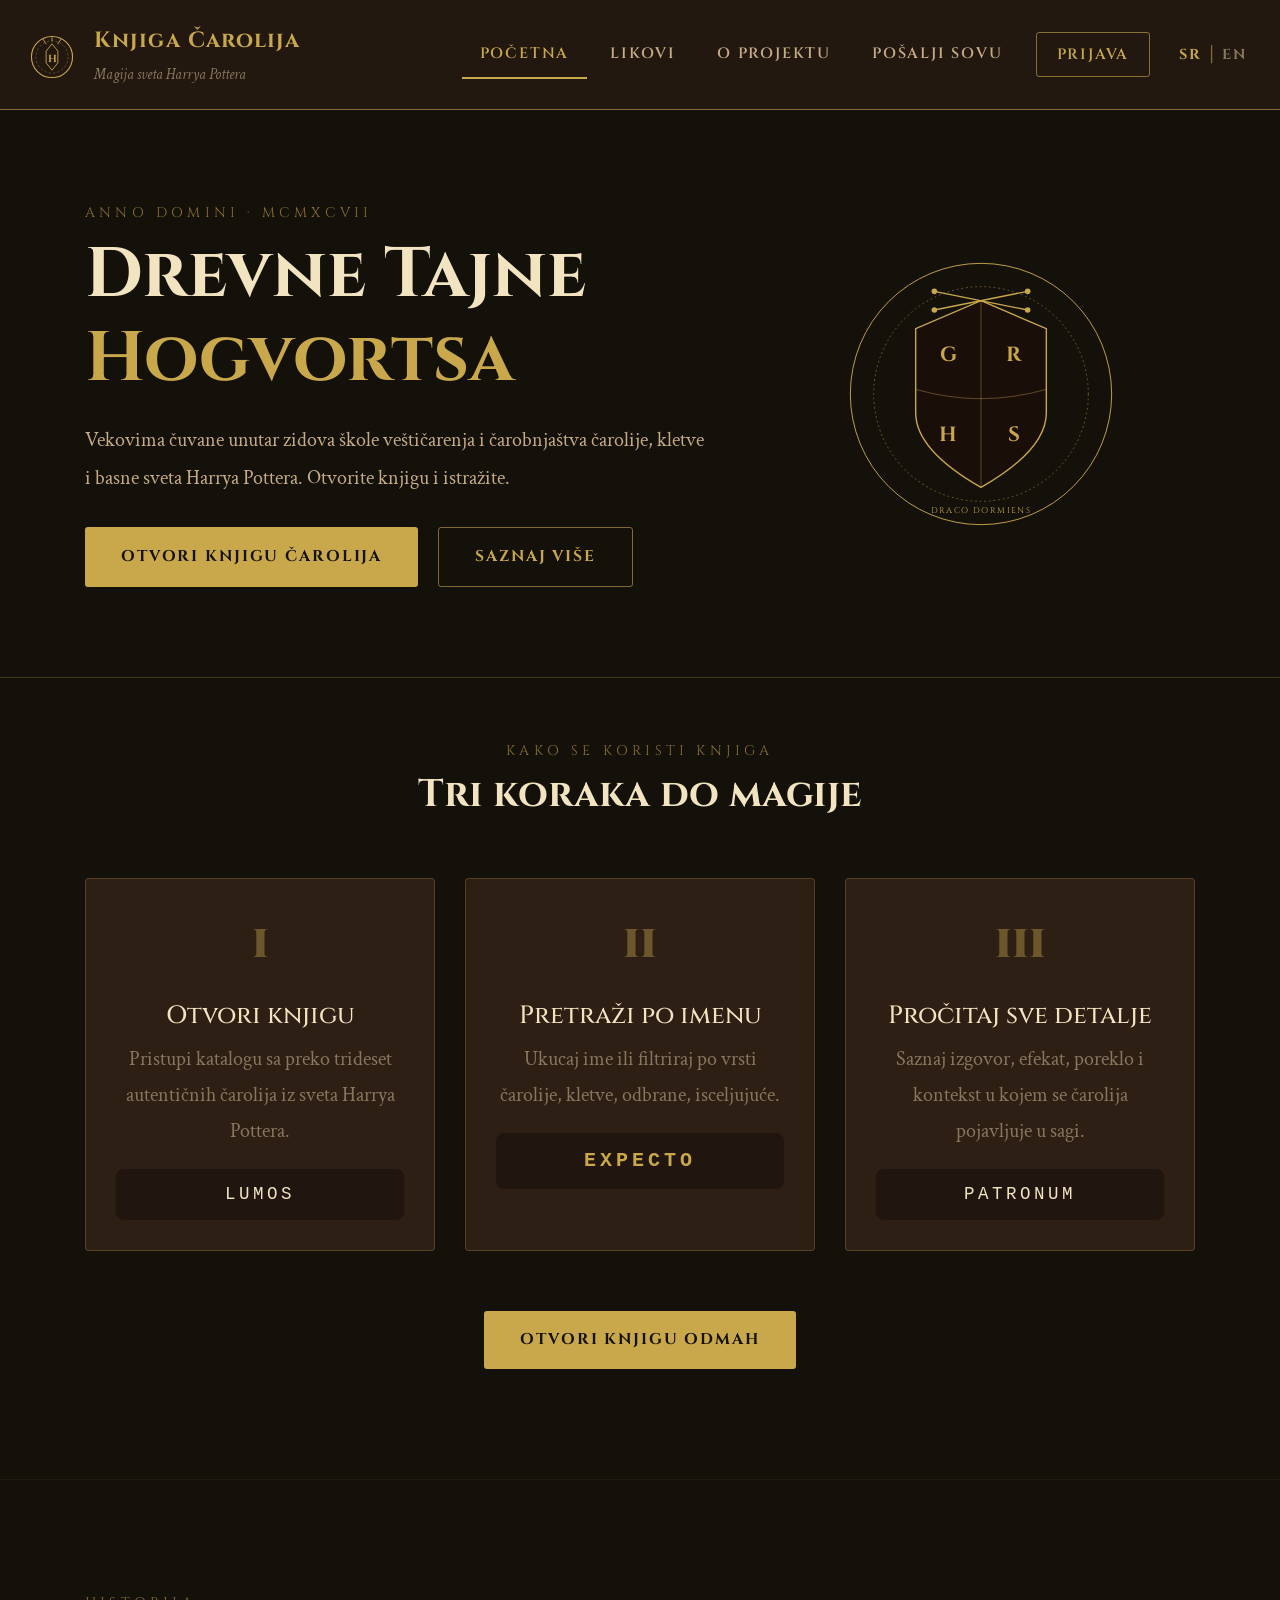
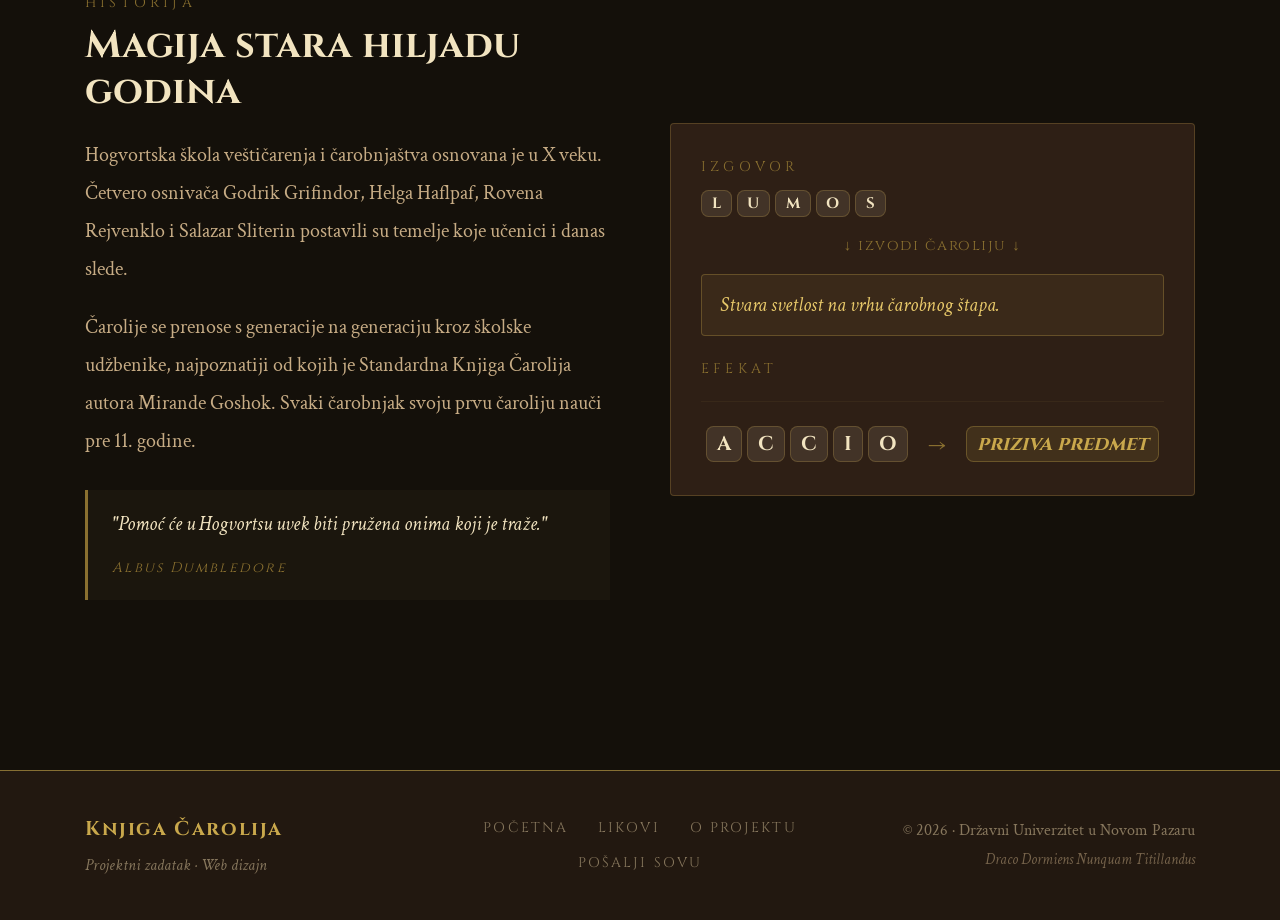
<file: index.html>
<!DOCTYPE html>
<html lang="sr">

<head>
    <meta charset="UTF-8">
    <meta name="viewport" content="width=device-width, initial-scale=1.0">
    <title>Knjiga Čarolija | Harry Potter</title>
    <link rel="preconnect" href="https://fonts.googleapis.com">
    <link
        href="https://fonts.googleapis.com/css2?family=Cinzel:wght@400;600;700;900&family=Crimson+Text:ital,wght@0,400;0,600;1,400&display=swap"
        rel="stylesheet">
    <link rel="stylesheet" href="https://cdn.jsdelivr.net/npm/bootstrap@5.3.0/dist/css/bootstrap.min.css">
    <link rel="stylesheet" href="css/style.css">
    <link rel="icon" type="image/svg+xml" href="favicon.svg">
</head>

<body>

    <header class="site-header">
        <nav class="navbar navbar-expand-lg container-fluid px-4">

            <a class="navbar-brand d-flex align-items-center gap-3" href="index.html">
                <div class="logo-emblem">
                    <svg viewBox="0 0 60 60" xmlns="http://www.w3.org/2000/svg">
                        <circle cx="30" cy="30" r="28" fill="none" stroke="#C9A84C" stroke-width="1.5" />
                        <circle cx="30" cy="30" r="22" fill="none" stroke="#C9A84C" stroke-width="0.5"
                            stroke-dasharray="3,3" />
                        <path d="M 30 12 L 22 22 L 22 38 L 30 48 L 38 38 L 38 22 Z" fill="none" stroke="#C9A84C" stroke-width="1.2"/>
                        <text x="50%" y="56%" dominant-baseline="middle" text-anchor="middle" font-family="Cinzel"
                            font-size="14" fill="#C9A84C" font-weight="700">H</text>
                        <path d="M 18 6 L 22 12 M 42 6 L 38 12 M 30 4 L 30 8" stroke="#C9A84C"
                            stroke-width="1.2" stroke-linecap="round" />
                    </svg>
                </div>
                <div>
                    <span class="brand-main" data-i18n="brand-main">Knjiga Čarolija</span>
                    <span class="brand-sub" data-i18n="brand-sub">Magija sveta Harrya Pottera</span>
                </div>
            </a>

            <button class="navbar-toggler" type="button" data-bs-toggle="collapse" data-bs-target="#mainNav">
                <span class="toggler-icon">☰</span>
            </button>

            <div class="collapse navbar-collapse justify-content-end" id="mainNav">
                <ul class="navbar-nav align-items-lg-center gap-1">
                    <li class="nav-item"><a class="nav-link active" href="index.html" data-i18n="nav-home">Početna</a></li>
                    <li class="nav-item"><a class="nav-link" href="characters.html" data-i18n="nav-characters">Likovi</a></li>
                    <li class="nav-item"><a class="nav-link" href="about.html" data-i18n="nav-about">O projektu</a></li>
                    <li class="nav-item"><a class="nav-link" href="contact.html" data-i18n="nav-contact">Pošalji Sovu</a></li>
                    <li class="nav-item ms-lg-2"><a class="nav-link nav-login-btn" href="login.html" data-i18n="nav-login">Prijava</a></li>
                    <li class="nav-item ms-lg-3">
                        <div class="lang-toggle">
                            <button class="lang-btn active" onclick="setLanguage('sr')" id="btn-sr">SR</button>
                            <span class="lang-divider">|</span>
                            <button class="lang-btn" onclick="setLanguage('en')" id="btn-en">EN</button>
                        </div>
                    </li>
                </ul>
            </div>
        </nav>
    </header>

    <section class="py-5 border-bottom border-opacity-25" style="border-color: var(--border) !important;">
        <div class="container py-4">
            <div class="row align-items-center g-5">

                <div class="col-lg-7">
                    <p class="section-eyebrow" data-i18n="hero-label">Anno Domini · MCMXCVII</p>
                    <h1 class="display-4 fw-bold mb-3" style="font-family: var(--font-display);">
                        <span class="d-block text-cream" data-i18n="hero-title-1">Drevne Tajne</span>
                        <span class="d-block text-gold" data-i18n="hero-title-2">Hogvortsa</span>
                    </h1>
                    <p class="body-text mb-4" data-i18n="hero-desc">
                        Vekovima čuvane unutar zidova škole veštičarenja i čarobnjaštva  čarolije, kletve i basne sveta Harrya Pottera. Otvorite knjigu i istražite.
                    </p>
                    <div class="d-flex flex-wrap gap-3">
                        <a href="characters.html" class="btn-gold" data-i18n="hero-cta">
                            Otvori Knjigu Čarolija
                            <svg width="18" height="18" viewBox="0 0 24 24" fill="none" stroke="currentColor"
                                stroke-width="2">
                                <path d="M5 12h14M12 5l7 7-7 7" />
                            </svg>
                        </a>
                        <a href="about.html" class="btn-outline-gold" data-i18n="hero-cta2">Saznaj više</a>
                    </div>
                </div>

                <div class="col-lg-5 text-center">
                    <svg viewBox="0 0 300 300" xmlns="http://www.w3.org/2000/svg" style="max-width:280px; width:100%;">
                        <circle cx="150" cy="150" r="140" fill="none" stroke="#C9A84C" stroke-width="1" />
                        <circle cx="150" cy="150" r="115" fill="none" stroke="#C9A84C" stroke-width="0.5" stroke-dasharray="2,3"/>

                        <!-- Hogwarts crest: four-quadrant shield -->
                        <path d="M 150 50 L 220 80 L 220 170 Q 220 210 150 250 Q 80 210 80 170 L 80 80 Z"
                              fill="#1A0E08" stroke="#C9A84C" stroke-width="1.5"/>
                        <line x1="150" y1="50" x2="150" y2="250" stroke="#C9A84C" stroke-width="0.7" opacity="0.6"/>
                        <path d="M 80 145 Q 150 165 220 145" fill="none" stroke="#C9A84C" stroke-width="0.7" opacity="0.6"/>

                        <!-- Quadrant symbols: lion (G), serpent (S), eagle (R), badger (H) -->
                        <text x="115" y="115" font-family="Cinzel" font-size="22" fill="#C9A84C" text-anchor="middle" font-weight="700">G</text>
                        <text x="185" y="115" font-family="Cinzel" font-size="22" fill="#C9A84C" text-anchor="middle" font-weight="700">R</text>
                        <text x="115" y="200" font-family="Cinzel" font-size="22" fill="#C9A84C" text-anchor="middle" font-weight="700">H</text>
                        <text x="185" y="200" font-family="Cinzel" font-size="22" fill="#C9A84C" text-anchor="middle" font-weight="700">S</text>

                        <!-- Wand crossing on top -->
                        <line x1="100" y1="40" x2="200" y2="60" stroke="#C9A84C" stroke-width="1.4" stroke-linecap="round"/>
                        <line x1="100" y1="60" x2="200" y2="40" stroke="#C9A84C" stroke-width="1.4" stroke-linecap="round"/>
                        <circle cx="100" cy="40" r="3" fill="#C9A84C"/>
                        <circle cx="200" cy="40" r="3" fill="#C9A84C"/>
                        <circle cx="100" cy="60" r="3" fill="#C9A84C"/>
                        <circle cx="200" cy="60" r="3" fill="#C9A84C"/>

                        <!-- Motto banner -->
                        <text x="150" y="278" font-family="Cinzel" font-size="9" fill="#C9A84C" text-anchor="middle" letter-spacing="1.5">DRACO DORMIENS</text>
                    </svg>
                </div>
            </div>
        </div>
    </section>

    <section class="py-5">
        <div class="container">
            <div class="text-center mb-5">
                <p class="section-eyebrow" data-i18n="how-eyebrow">Kako se koristi knjiga</p>
                <h2 class="section-title" data-i18n="how-title">Tri koraka do magije</h2>
            </div>

            <div class="row g-4">
                <div class="col-md-4">
                    <div class="card-dark text-center">
                        <div class="mb-3"
                            style="font-family: var(--font-display); font-size: 2rem; font-weight: 900; color: var(--gold); opacity: 0.4;">
                            I</div>
                        <h3 class="h5 mb-2" style="font-family: var(--font-display);" data-i18n="step1-title">Otvori knjigu</h3>
                        <p class="text-cream-muted mb-3" data-i18n="step1-desc">Pristupi katalogu sa preko trideset autentičnih čarolija iz sveta Harrya Pottera.</p>
                        <code class="d-block py-2 px-3 rounded"
                            style="background: rgba(0,0,0,0.3); color: var(--cream); letter-spacing: 0.2em;">LUMOS</code>
                    </div>
                </div>
                <div class="col-md-4">
                    <div class="card-dark text-center border-gold">
                        <div class="mb-3"
                            style="font-family: var(--font-display); font-size: 2rem; font-weight: 900; color: var(--gold); opacity: 0.4;">
                            II</div>
                        <h3 class="h5 mb-2" style="font-family: var(--font-display);" data-i18n="step2-title">Pretraži po imenu</h3>
                        <p class="text-cream-muted mb-3" data-i18n="step2-desc">Ukucaj ime ili filtriraj po vrsti  čarolije, kletve, odbrane, isceljujuće.</p>
                        <code class="d-block py-2 px-3 rounded"
                            style="background: rgba(0,0,0,0.3); color: var(--gold); font-size: 1rem; font-weight: 700; letter-spacing: 0.2em;">EXPECTO</code>
                    </div>
                </div>
                <div class="col-md-4">
                    <div class="card-dark text-center">
                        <div class="mb-3"
                            style="font-family: var(--font-display); font-size: 2rem; font-weight: 900; color: var(--gold); opacity: 0.4;">
                            III</div>
                        <h3 class="h5 mb-2" style="font-family: var(--font-display);" data-i18n="step3-title">Pročitaj sve detalje</h3>
                        <p class="text-cream-muted mb-3" data-i18n="step3-desc">Saznaj izgovor, efekat, poreklo i kontekst u kojem se čarolija pojavljuje u sagi.</p>
                        <code class="d-block py-2 px-3 rounded"
                            style="background: rgba(0,0,0,0.3); color: var(--cream); letter-spacing: 0.2em;">PATRONUM</code>
                    </div>
                </div>
            </div>

            <div class="text-center mt-5">
                <a href="characters.html" class="btn-gold" data-i18n="try-now">Otvori knjigu odmah</a>
            </div>
        </div>
    </section>

    <hr class="section-divider">

    <section class="py-5">
        <div class="container">
            <div class="row g-5 align-items-center">
                <div class="col-lg-6">
                    <p class="section-eyebrow" data-i18n="hist-eyebrow">Historija</p>
                    <h2 class="section-title" data-i18n="hist-title">Magija stara hiljadu godina</h2>
                    <p class="body-text" data-i18n="hist-p1">
                        Hogvortska škola veštičarenja i čarobnjaštva osnovana je u X veku. Četvero osnivača  Godrik Grifindor, Helga Haflpaf, Rovena Rejvenklo i Salazar Sliterin  postavili su temelje koje učenici i danas slede.
                    </p>
                    <p class="body-text" data-i18n="hist-p2">
                        Čarolije se prenose s generacije na generaciju kroz školske udžbenike, najpoznatiji od kojih je Standardna Knjiga Čarolija autora Mirande Goshok. Svaki čarobnjak svoju prvu čaroliju nauči pre 11. godine.
                    </p>
                    <div class="quote-block">
                        <p data-i18n="hist-quote">"Pomoć će u Hogvortsu uvek biti pružena onima koji je traže."</p>
                        <cite> <span data-i18n="hist-cite">Albus Dumbledore</span></cite>
                    </div>
                </div>

                <div class="col-lg-6">
                    <div class="card-dark">
                        <p class="section-eyebrow mb-2" data-i18n="demo-plain">Izgovor</p>
                        <div class="d-flex flex-wrap gap-1 mb-2">
                            <span class="badge" style="background: rgba(245,230,200,0.1); color: var(--cream); border: 1px solid var(--border); font-family: var(--font-display);">L</span>
                            <span class="badge" style="background: rgba(245,230,200,0.1); color: var(--cream); border: 1px solid var(--border); font-family: var(--font-display);">U</span>
                            <span class="badge" style="background: rgba(245,230,200,0.1); color: var(--cream); border: 1px solid var(--border); font-family: var(--font-display);">M</span>
                            <span class="badge" style="background: rgba(245,230,200,0.1); color: var(--cream); border: 1px solid var(--border); font-family: var(--font-display);">O</span>
                            <span class="badge" style="background: rgba(245,230,200,0.1); color: var(--cream); border: 1px solid var(--border); font-family: var(--font-display);">S</span>
                        </div>

                        <div class="text-center py-1 mb-2"
                            style="font-family: var(--font-display); font-size: 0.75rem; letter-spacing: 0.1em; color: var(--gold-dim);">
                            ↓ izvodi čaroliju ↓</div>

                        <div class="mb-3" style="font-family: var(--font-body); font-style: italic; color: var(--gold-light); font-size: 1rem; padding: 0.6rem 0.9rem; background: rgba(201,168,76,0.08); border: 1px solid rgba(201,168,76,0.3); border-radius: 4px;">
                            Stvara svetlost na vrhu čarobnog štapa.
                        </div>
                        <p class="section-eyebrow mb-0" data-i18n="demo-cipher">Efekat</p>

                        <hr class="section-divider my-3">

                        <div class="d-flex align-items-center justify-content-center gap-3 flex-wrap">
                            <div class="d-flex gap-1">
                                <span class="badge fs-6 px-2" style="background: rgba(245,230,200,0.1); color: var(--cream); border: 1px solid var(--border); font-family: var(--font-display);">A</span>
                                <span class="badge fs-6 px-2" style="background: rgba(245,230,200,0.1); color: var(--cream); border: 1px solid var(--border); font-family: var(--font-display);">C</span>
                                <span class="badge fs-6 px-2" style="background: rgba(245,230,200,0.1); color: var(--cream); border: 1px solid var(--border); font-family: var(--font-display);">C</span>
                                <span class="badge fs-6 px-2" style="background: rgba(245,230,200,0.1); color: var(--cream); border: 1px solid var(--border); font-family: var(--font-display);">I</span>
                                <span class="badge fs-6 px-2" style="background: rgba(245,230,200,0.1); color: var(--cream); border: 1px solid var(--border); font-family: var(--font-display);">O</span>
                            </div>
                            <span style="color: var(--gold-dim); font-size: 1.2rem;">→</span>
                            <div class="d-flex gap-1">
                                <span class="badge fs-6 px-2" style="background: rgba(201,168,76,0.12); color: var(--gold); border: 1px solid rgba(201,168,76,0.3); font-family: var(--font-display); font-style: italic;">priziva predmet</span>
                            </div>
                        </div>
                    </div>
                </div>
            </div>
        </div>
    </section>

    <footer class="site-footer">
        <div class="container">
            <div class="row align-items-center">
                <div class="col-md-4 text-center text-md-start mb-3 mb-md-0">
                    <div class="footer-brand" data-i18n="brand-main">Knjiga Čarolija</div>
                    <p class="footer-sub" data-i18n="footer-sub">Projektni zadatak · Web dizajn</p>
                </div>
                <div class="col-md-4 text-center mb-3 mb-md-0">
                    <nav class="footer-nav">
                        <a href="index.html" data-i18n="nav-home">Početna</a>
                        <a href="characters.html" data-i18n="nav-characters">Likovi</a>
                        <a href="about.html" data-i18n="nav-about">O projektu</a>
                        <a href="contact.html" data-i18n="nav-contact">Pošalji Sovu</a>
                    </nav>
                </div>
                <div class="col-md-4 text-center text-md-end">
                    <p class="footer-copy" data-i18n="footer-copy">© 2026 · Državni Univerzitet u Novom Pazaru</p>
                    <p class="footer-copy" style="opacity:0.5; font-size:0.75rem;"><em data-i18n="footer-motto">Draco Dormiens Nunquam Titillandus</em></p>
                </div>
            </div>
        </div>
    </footer>

    <script src="https://cdn.jsdelivr.net/npm/bootstrap@5.3.0/dist/js/bootstrap.bundle.min.js"></script>
    <script src="js/i18n.js"></script>
    <script src="js/main.js"></script>
</body>

</html>
</file>
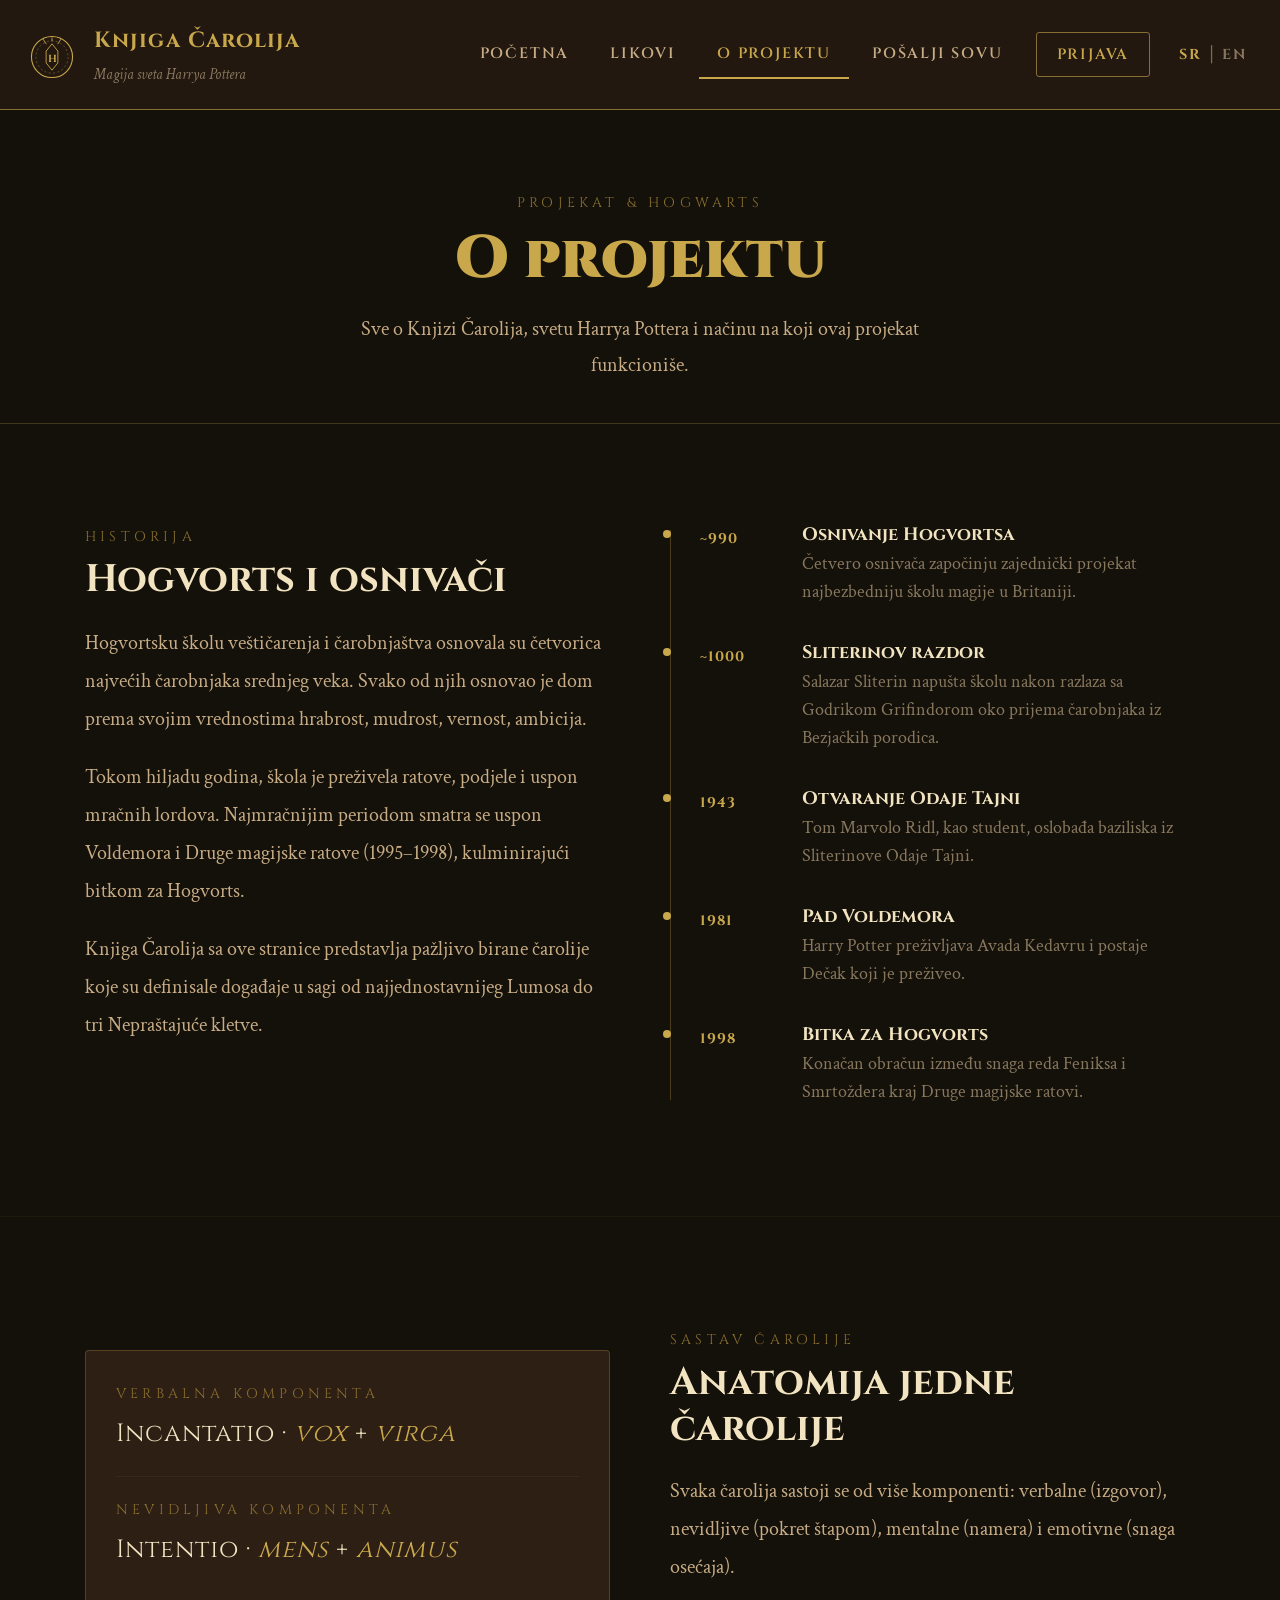
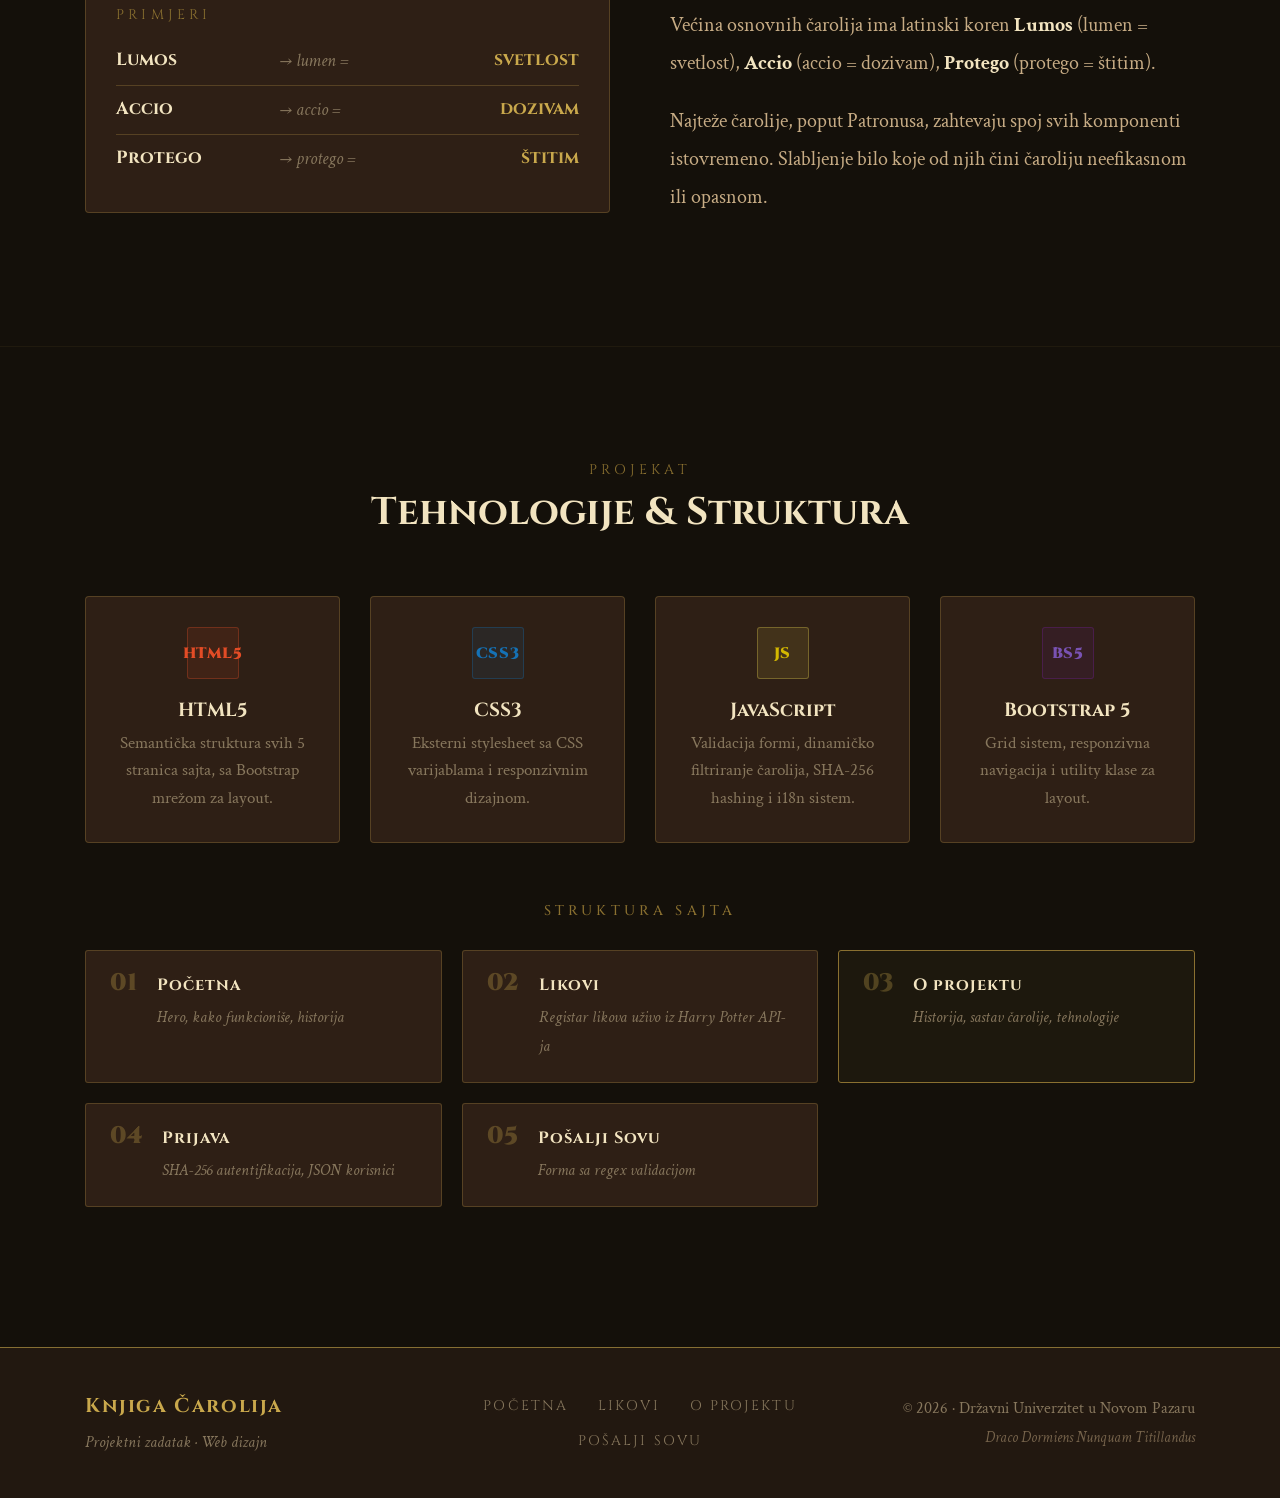
<file: about.html>
<!DOCTYPE html>
<html lang="sr">

<head>
    <meta charset="UTF-8">
    <meta name="viewport" content="width=device-width, initial-scale=1.0">
    <title>O projektu | Knjiga Čarolija</title>
    <link rel="preconnect" href="https://fonts.googleapis.com">
    <link
        href="https://fonts.googleapis.com/css2?family=Cinzel:wght@400;600;700;900&family=Crimson+Text:ital,wght@0,400;0,600;1,400&display=swap"
        rel="stylesheet">
    <link rel="stylesheet" href="https://cdn.jsdelivr.net/npm/bootstrap@5.3.0/dist/css/bootstrap.min.css">
    <link rel="stylesheet" href="css/style.css">
    <link rel="stylesheet" href="css/about.css">
    <link rel="icon" type="image/svg+xml" href="favicon.svg">
</head>

<body>

    <header class="site-header">
        <nav class="navbar navbar-expand-lg container-fluid px-4">
            <a class="navbar-brand d-flex align-items-center gap-3" href="index.html">
                <div class="logo-emblem">
                    <svg viewBox="0 0 60 60" xmlns="http://www.w3.org/2000/svg">
                        <circle cx="30" cy="30" r="28" fill="none" stroke="#C9A84C" stroke-width="1.5" />
                        <circle cx="30" cy="30" r="22" fill="none" stroke="#C9A84C" stroke-width="0.5" stroke-dasharray="3,3" />
                        <path d="M 30 12 L 22 22 L 22 38 L 30 48 L 38 38 L 38 22 Z" fill="none" stroke="#C9A84C" stroke-width="1.2"/>
                        <text x="50%" y="56%" dominant-baseline="middle" text-anchor="middle" font-family="Cinzel" font-size="14" fill="#C9A84C" font-weight="700">H</text>
                        <path d="M 18 6 L 22 12 M 42 6 L 38 12 M 30 4 L 30 8" stroke="#C9A84C" stroke-width="1.2" stroke-linecap="round" />
                    </svg>
                </div>
                <div>
                    <span class="brand-main" data-i18n="brand-main">Knjiga Čarolija</span>
                    <span class="brand-sub" data-i18n="brand-sub">Magija sveta Harrya Pottera</span>
                </div>
            </a>
            <button class="navbar-toggler" type="button" data-bs-toggle="collapse" data-bs-target="#mainNav">
                <span class="toggler-icon">☰</span>
            </button>
            <div class="collapse navbar-collapse justify-content-end" id="mainNav">
                <ul class="navbar-nav align-items-lg-center gap-1">
                    <li class="nav-item"><a class="nav-link" href="index.html" data-i18n="nav-home">Početna</a></li>
                    <li class="nav-item"><a class="nav-link" href="characters.html" data-i18n="nav-characters">Likovi</a></li>
                    <li class="nav-item"><a class="nav-link active" href="about.html" data-i18n="nav-about">O projektu</a></li>
                    <li class="nav-item"><a class="nav-link" href="contact.html" data-i18n="nav-contact">Pošalji Sovu</a></li>
                    <li class="nav-item ms-lg-2"><a class="nav-link nav-login-btn" href="login.html" data-i18n="nav-login">Prijava</a></li>
                    <li class="nav-item ms-lg-3">
                        <div class="lang-toggle">
                            <button class="lang-btn active" onclick="setLanguage('sr')" id="btn-sr">SR</button>
                            <span class="lang-divider">|</span>
                            <button class="lang-btn" onclick="setLanguage('en')" id="btn-en">EN</button>
                        </div>
                    </li>
                </ul>
            </div>
        </nav>
    </header>

    <section class="page-hero text-center">
        <div class="container">
            <p class="section-eyebrow" data-i18n="about-eyebrow">Projekat & Hogwarts</p>
            <h1 class="page-hero-title" data-i18n="about-page-title">O projektu</h1>
            <p class="page-hero-desc" data-i18n="about-page-desc">
                Sve o Knjizi Čarolija, svetu Harrya Pottera i načinu na koji ovaj projekat funkcioniše.
            </p>
        </div>
    </section>

    <section class="py-5">
        <div class="container">
            <div class="row g-5 align-items-start">

                <div class="col-lg-6">
                    <p class="section-eyebrow" data-i18n="about-hist-eyebrow">Historija</p>
                    <h2 class="section-title mb-3" data-i18n="about-hist-title">Hogvorts i osnivači</h2>
                    <p class="body-text" data-i18n="about-hist-p1">
                        Hogvortsku školu veštičarenja i čarobnjaštva osnovala su četvorica najvećih čarobnjaka srednjeg veka. Svako od njih osnovao je dom prema svojim vrednostima  hrabrost, mudrost, vernost, ambicija.
                    </p>
                    <p class="body-text" data-i18n="about-hist-p2">
                        Tokom hiljadu godina, škola je preživela ratove, podjele i uspon mračnih lordova. Najmračnijim periodom smatra se uspon Voldemora i Druge magijske ratove (1995–1998), kulminirajući bitkom za Hogvorts.
                    </p>
                    <p class="body-text" data-i18n="about-hist-p3">
                        Knjiga Čarolija sa ove stranice predstavlja pažljivo birane čarolije koje su definisale događaje u sagi  od najjednostavnijeg Lumosa do tri Nepraštajuće kletve.
                    </p>
                </div>

                <div class="col-lg-6">
                    <div class="timeline">

                        <div class="timeline-item">
                            <div class="timeline-year">~990</div>
                            <div class="timeline-body">
                                <h4 class="timeline-title" data-i18n="tl-1-title">Osnivanje Hogvortsa</h4>
                                <p class="timeline-desc" data-i18n="tl-1-desc">Četvero osnivača započinju zajednički projekat  najbezbedniju školu magije u Britaniji.</p>
                            </div>
                        </div>

                        <div class="timeline-item">
                            <div class="timeline-year">~1000</div>
                            <div class="timeline-body">
                                <h4 class="timeline-title" data-i18n="tl-2-title">Sliterinov razdor</h4>
                                <p class="timeline-desc" data-i18n="tl-2-desc">Salazar Sliterin napušta školu nakon razlaza sa Godrikom Grifindorom oko prijema čarobnjaka iz Bezjačkih porodica.</p>
                            </div>
                        </div>

                        <div class="timeline-item">
                            <div class="timeline-year">1943</div>
                            <div class="timeline-body">
                                <h4 class="timeline-title" data-i18n="tl-3-title">Otvaranje Odaje Tajni</h4>
                                <p class="timeline-desc" data-i18n="tl-3-desc">Tom Marvolo Ridl, kao student, oslobađa baziliska iz Sliterinove Odaje Tajni.</p>
                            </div>
                        </div>

                        <div class="timeline-item">
                            <div class="timeline-year">1981</div>
                            <div class="timeline-body">
                                <h4 class="timeline-title" data-i18n="tl-4-title">Pad Voldemora</h4>
                                <p class="timeline-desc" data-i18n="tl-4-desc">Harry Potter preživljava Avada Kedavru i postaje Dečak koji je preživeo.</p>
                            </div>
                        </div>

                        <div class="timeline-item">
                            <div class="timeline-year">1998</div>
                            <div class="timeline-body">
                                <h4 class="timeline-title" data-i18n="tl-5-title">Bitka za Hogvorts</h4>
                                <p class="timeline-desc" data-i18n="tl-5-desc">Konačan obračun između snaga reda Feniksa i Smrtoždera  kraj Druge magijske ratovi.</p>
                            </div>
                        </div>

                    </div>
                </div>
            </div>
        </div>
    </section>

    <hr class="section-divider">

    <section class="py-5">
        <div class="container">
            <div class="row g-5 align-items-center">

                <div class="col-lg-6">
                    <div class="card-dark p-4">
                        <p class="section-eyebrow mb-1" data-i18n="formula-encrypt">Verbalna komponenta</p>
                        <p class="formula-eq mb-3">Incantatio · <span class="formula-mod">vox</span> + <span class="formula-mod">virga</span></p>

                        <hr style="border-color: var(--border);">

                        <p class="section-eyebrow mb-1 mt-3" data-i18n="formula-decrypt">Nevidljiva komponenta</p>
                        <p class="formula-eq mb-4">Intentio · <span class="formula-mod">mens</span> + <span class="formula-mod">animus</span></p>

                        <p class="section-eyebrow mb-2" data-i18n="math-example-label">Primjeri</p>
                        <table class="w-100">
                            <tbody>
                                <tr class="math-row">
                                    <td class="math-orig">Lumos</td>
                                    <td class="math-op">→ lumen =</td>
                                    <td class="math-res">svetlost</td>
                                </tr>
                                <tr class="math-row">
                                    <td class="math-orig">Accio</td>
                                    <td class="math-op">→ accio =</td>
                                    <td class="math-res">dozivam</td>
                                </tr>
                                <tr class="math-row">
                                    <td class="math-orig">Protego</td>
                                    <td class="math-op">→ protego =</td>
                                    <td class="math-res">štitim</td>
                                </tr>
                            </tbody>
                        </table>
                    </div>
                </div>

                <div class="col-lg-6">
                    <p class="section-eyebrow" data-i18n="about-math-eyebrow">Sastav čarolije</p>
                    <h2 class="section-title mb-3" data-i18n="about-math-title">Anatomija jedne čarolije</h2>
                    <p class="body-text" data-i18n="about-math-p1">
                        Svaka čarolija sastoji se od više komponenti: verbalne (izgovor), nevidljive (pokret štapom), mentalne (namera) i emotivne (snaga osećaja).
                    </p>
                    <p class="body-text" data-i18n="about-math-p2" data-i18n-html>
                        Većina osnovnih čarolija ima latinski koren  <strong>Lumos</strong> (lumen = svetlost), <strong>Accio</strong> (accio = dozivam), <strong>Protego</strong> (protego = štitim).
                    </p>
                    <p class="body-text" data-i18n="about-math-p3">
                        Najteže čarolije, poput Patronusa, zahtevaju spoj svih komponenti istovremeno. Slabljenje bilo koje od njih čini čaroliju neefikasnom ili opasnom.
                    </p>
                </div>

            </div>
        </div>
    </section>

    <hr class="section-divider">

    <section class="py-5">
        <div class="container">
            <div class="text-center mb-5">
                <p class="section-eyebrow" data-i18n="about-tech-eyebrow">Projekat</p>
                <h2 class="section-title" data-i18n="about-tech-title">Tehnologije & Struktura</h2>
            </div>

            <div class="row g-4 mb-5">
                <div class="col-sm-6 col-lg-3">
                    <div class="card-dark text-center p-4">
                        <div class="tech-badge tech-badge--html mb-3">HTML5</div>
                        <h4 class="tech-name">HTML5</h4>
                        <p class="tech-desc" data-i18n="tech-html-desc">Semantička struktura svih 5 stranica sajta, sa Bootstrap mrežom za layout.</p>
                    </div>
                </div>
                <div class="col-sm-6 col-lg-3">
                    <div class="card-dark text-center p-4">
                        <div class="tech-badge tech-badge--css mb-3">CSS3</div>
                        <h4 class="tech-name">CSS3</h4>
                        <p class="tech-desc" data-i18n="tech-css-desc">Eksterni stylesheet sa CSS varijablama i responzivnim dizajnom.</p>
                    </div>
                </div>
                <div class="col-sm-6 col-lg-3">
                    <div class="card-dark text-center p-4">
                        <div class="tech-badge tech-badge--js mb-3">JS</div>
                        <h4 class="tech-name">JavaScript</h4>
                        <p class="tech-desc" data-i18n="tech-js-desc">Validacija formi, dinamičko filtriranje čarolija, SHA-256 hashing i i18n sistem.</p>
                    </div>
                </div>
                <div class="col-sm-6 col-lg-3">
                    <div class="card-dark text-center p-4">
                        <div class="tech-badge tech-badge--bs mb-3">BS5</div>
                        <h4 class="tech-name">Bootstrap 5</h4>
                        <p class="tech-desc" data-i18n="tech-bs-desc">Grid sistem, responzivna navigacija i utility klase za layout.</p>
                    </div>
                </div>
            </div>

            <h3 class="section-eyebrow text-center mb-4" data-i18n="pages-list-title">Struktura sajta</h3>
            <div class="row g-3">
                <div class="col-md-6 col-lg-4">
                    <a href="index.html" class="page-link-card">
                        <span class="page-link-num">01</span>
                        <div>
                            <span class="page-link-name" data-i18n="nav-home">Početna</span>
                            <span class="page-link-desc" data-i18n="page-desc-home">Hero, kako funkcioniše, historija</span>
                        </div>
                    </a>
                </div>
                <div class="col-md-6 col-lg-4">
                    <a href="characters.html" class="page-link-card">
                        <span class="page-link-num">02</span>
                        <div>
                            <span class="page-link-name" data-i18n="nav-characters">Likovi</span>
                            <span class="page-link-desc" data-i18n="page-desc-characters">Registar likova uživo iz Harry Potter API-ja</span>
                        </div>
                    </a>
                </div>
                <div class="col-md-6 col-lg-4">
                    <a href="about.html" class="page-link-card page-link-card--active">
                        <span class="page-link-num">03</span>
                        <div>
                            <span class="page-link-name" data-i18n="nav-about">O projektu</span>
                            <span class="page-link-desc" data-i18n="page-desc-about">Historija, sastav čarolije, tehnologije</span>
                        </div>
                    </a>
                </div>
                <div class="col-md-6 col-lg-4">
                    <a href="login.html" class="page-link-card">
                        <span class="page-link-num">04</span>
                        <div>
                            <span class="page-link-name" data-i18n="nav-login">Prijava</span>
                            <span class="page-link-desc" data-i18n="page-desc-login">SHA-256 autentifikacija, JSON korisnici</span>
                        </div>
                    </a>
                </div>
                <div class="col-md-6 col-lg-4">
                    <a href="contact.html" class="page-link-card">
                        <span class="page-link-num">05</span>
                        <div>
                            <span class="page-link-name" data-i18n="nav-contact">Pošalji Sovu</span>
                            <span class="page-link-desc" data-i18n="page-desc-contact">Forma sa regex validacijom</span>
                        </div>
                    </a>
                </div>
            </div>

        </div>
    </section>

    <footer class="site-footer">
        <div class="container">
            <div class="row align-items-center">
                <div class="col-md-4 text-center text-md-start mb-3 mb-md-0">
                    <div class="footer-brand" data-i18n="brand-main">Knjiga Čarolija</div>
                    <p class="footer-sub" data-i18n="footer-sub">Projektni zadatak · Web dizajn</p>
                </div>
                <div class="col-md-4 text-center mb-3 mb-md-0">
                    <nav class="footer-nav">
                        <a href="index.html" data-i18n="nav-home">Početna</a>
                        <a href="characters.html" data-i18n="nav-characters">Likovi</a>
                        <a href="about.html" data-i18n="nav-about">O projektu</a>
                        <a href="contact.html" data-i18n="nav-contact">Pošalji Sovu</a>
                    </nav>
                </div>
                <div class="col-md-4 text-center text-md-end">
                    <p class="footer-copy" data-i18n="footer-copy">© 2026 · Državni Univerzitet u Novom Pazaru</p>
                    <p class="footer-copy" style="opacity:0.5; font-size:0.75rem;"><em data-i18n="footer-motto">Draco Dormiens Nunquam Titillandus</em></p>
                </div>
            </div>
        </div>
    </footer>

    <script src="https://cdn.jsdelivr.net/npm/bootstrap@5.3.0/dist/js/bootstrap.bundle.min.js"></script>
    <script src="js/i18n.js"></script>
    <script src="js/main.js"></script>
</body>

</html>
</file>
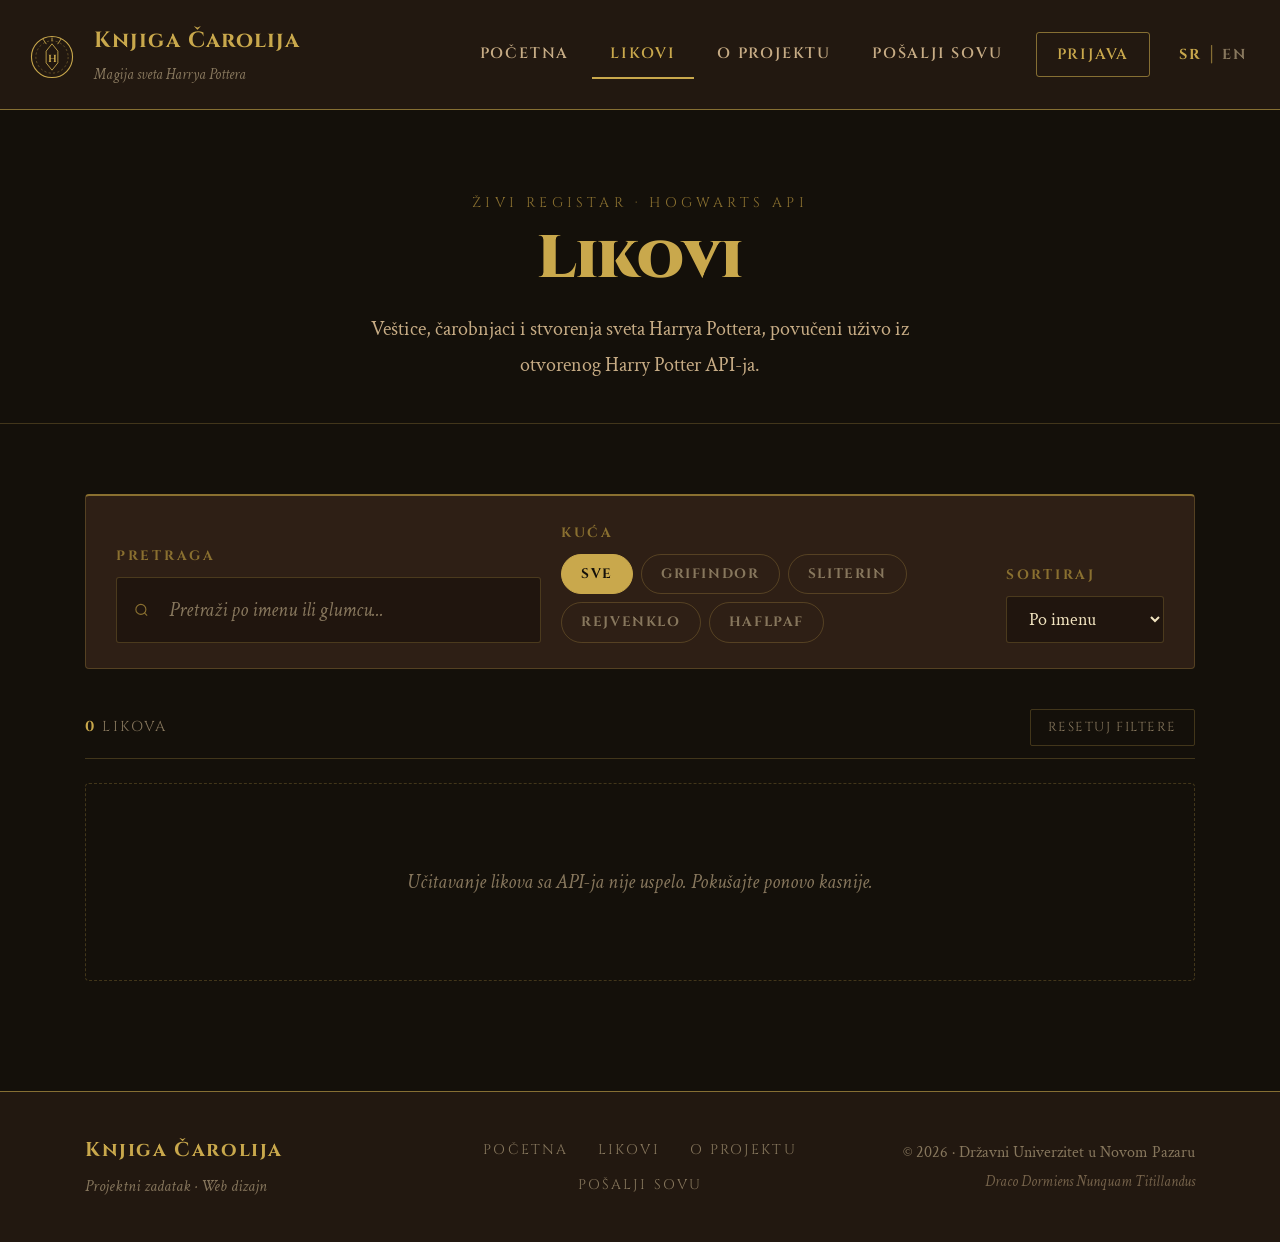
<file: characters.html>
<!DOCTYPE html>
<html lang="sr">

<head>
    <meta charset="UTF-8">
    <meta name="viewport" content="width=device-width, initial-scale=1.0">
    <title>Likovi | Harry Potter</title>
    <link rel="preconnect" href="https://fonts.googleapis.com">
    <link
        href="https://fonts.googleapis.com/css2?family=Cinzel:wght@400;600;700;900&family=Crimson+Text:ital,wght@0,400;0,600;1,400&display=swap"
        rel="stylesheet">
    <link rel="stylesheet" href="https://cdn.jsdelivr.net/npm/bootstrap@5.3.0/dist/css/bootstrap.min.css">
    <link rel="stylesheet" href="css/style.css">
    <link rel="stylesheet" href="css/characters.css">
    <link rel="icon" type="image/svg+xml" href="favicon.svg">
</head>

<body>

    <header class="site-header">
        <nav class="navbar navbar-expand-lg container-fluid px-4">
            <a class="navbar-brand d-flex align-items-center gap-3" href="index.html">
                <div class="logo-emblem">
                    <svg viewBox="0 0 60 60" xmlns="http://www.w3.org/2000/svg">
                        <circle cx="30" cy="30" r="28" fill="none" stroke="#C9A84C" stroke-width="1.5" />
                        <circle cx="30" cy="30" r="22" fill="none" stroke="#C9A84C" stroke-width="0.5" stroke-dasharray="3,3" />
                        <path d="M 30 12 L 22 22 L 22 38 L 30 48 L 38 38 L 38 22 Z" fill="none" stroke="#C9A84C" stroke-width="1.2"/>
                        <text x="50%" y="56%" dominant-baseline="middle" text-anchor="middle" font-family="Cinzel" font-size="14" fill="#C9A84C" font-weight="700">H</text>
                        <path d="M 18 6 L 22 12 M 42 6 L 38 12 M 30 4 L 30 8" stroke="#C9A84C" stroke-width="1.2" stroke-linecap="round" />
                    </svg>
                </div>
                <div>
                    <span class="brand-main" data-i18n="brand-main">Knjiga Čarolija</span>
                    <span class="brand-sub" data-i18n="brand-sub">Magija sveta Harrya Pottera</span>
                </div>
            </a>
            <button class="navbar-toggler" type="button" data-bs-toggle="collapse" data-bs-target="#mainNav">
                <span class="toggler-icon">☰</span>
            </button>
            <div class="collapse navbar-collapse justify-content-end" id="mainNav">
                <ul class="navbar-nav align-items-lg-center gap-1">
                    <li class="nav-item"><a class="nav-link" href="index.html" data-i18n="nav-home">Početna</a></li>
                    <li class="nav-item"><a class="nav-link active" href="characters.html" data-i18n="nav-characters">Likovi</a></li>
                    <li class="nav-item"><a class="nav-link" href="about.html" data-i18n="nav-about">O projektu</a></li>
                    <li class="nav-item"><a class="nav-link" href="contact.html" data-i18n="nav-contact">Pošalji Sovu</a></li>
                    <li class="nav-item ms-lg-2"><a class="nav-link nav-login-btn" href="login.html" data-i18n="nav-login">Prijava</a></li>
                    <li class="nav-item ms-lg-3">
                        <div class="lang-toggle">
                            <button class="lang-btn active" onclick="setLanguage('sr')" id="btn-sr">SR</button>
                            <span class="lang-divider">|</span>
                            <button class="lang-btn" onclick="setLanguage('en')" id="btn-en">EN</button>
                        </div>
                    </li>
                </ul>
            </div>
        </nav>
    </header>

    <section class="page-hero text-center">
        <div class="container">
            <p class="section-eyebrow" data-i18n="char-eyebrow">Živi registar · Hogwarts API</p>
            <h1 class="page-hero-title" data-i18n="char-page-title">Likovi</h1>
            <p class="page-hero-desc" data-i18n="char-page-desc">
                Veštice, čarobnjaci i stvorenja sveta Harrya Pottera, povučeni uživo iz otvorenog Harry Potter API-ja.
            </p>
        </div>
    </section>

    <section class="py-4">
        <div class="container">

            <div class="spells-toolbar">
                <div class="row g-3 align-items-end">
                    <div class="col-lg-5">
                        <label class="field-label" data-i18n="char-search-label" for="searchInput">Pretraga</label>
                        <div class="search-input-wrap">
                            <span class="input-icon-search">
                                <svg width="15" height="15" viewBox="0 0 24 24" fill="none" stroke="currentColor" stroke-width="1.8">
                                    <circle cx="11" cy="11" r="8"/>
                                    <line x1="21" y1="21" x2="16.65" y2="16.65"/>
                                </svg>
                            </span>
                            <input type="text" id="searchInput" class="form-control-dark search-input"
                                placeholder="Pretraži po imenu ili glumcu..."
                                data-i18n-placeholder="char-search-placeholder" oninput="onCharSearchChange()" />
                        </div>
                    </div>
                    <div class="col-lg-5">
                        <label class="field-label" data-i18n="char-filter-label">Kuća</label>
                        <div class="filter-pills" id="filterPills">
                            <button class="filter-pill active" data-filter="all" data-i18n="char-filter-all">Sve</button>
                            <button class="filter-pill" data-filter="Gryffindor" data-i18n="house-gryffindor">Grifindor</button>
                            <button class="filter-pill" data-filter="Slytherin" data-i18n="house-slytherin">Sliterin</button>
                            <button class="filter-pill" data-filter="Ravenclaw" data-i18n="house-ravenclaw">Rejvenklo</button>
                            <button class="filter-pill" data-filter="Hufflepuff" data-i18n="house-hufflepuff">Haflpaf</button>
                        </div>
                    </div>
                    <div class="col-lg-2">
                        <label class="field-label" data-i18n="char-sort-label" for="sortSelect">Sortiraj</label>
                        <select id="sortSelect" class="sort-select w-100" onchange="onCharSortChange()">
                            <option value="name" data-i18n="char-sort-name">Po imenu</option>
                            <option value="house" data-i18n="char-sort-house">Po kući</option>
                        </select>
                    </div>
                </div>
            </div>

            <div class="results-bar">
                <span class="results-count">
                    <strong id="resultCount">0</strong>
                    <span data-i18n="char-results">likova</span>
                </span>
                <button class="btn-reset" onclick="resetCharFilters()" data-i18n="char-clear-btn">Resetuj filtere</button>
            </div>

            <div id="charLoading" class="char-loading">
                <div class="char-spinner"></div>
                <span data-i18n="char-loading">Prizivam likove iz arhive...</span>
            </div>

            <div id="charactersGrid" class="row g-3"></div>

            <div id="noResults" class="no-results d-none" data-i18n="char-no-results">Nijedan lik ne odgovara pretrazi.</div>

        </div>
    </section>

    <div class="char-modal-backdrop" id="charModal" onclick="closeCharModalOnBackdrop(event)">
        <div class="char-modal" id="charModalCard">
            <button class="char-modal-close" onclick="closeCharModal()" aria-label="Close">×</button>
            <div class="char-modal-avatar-wrap" id="charModalAvatar"></div>
            <h2 class="char-modal-name" id="charModalName"></h2>
            <p class="char-modal-alt" id="charModalAlt"></p>
            <div class="char-modal-house">
                <span class="house-badge" id="charModalHouse"></span>
            </div>
            <div class="char-modal-details" id="charModalDetails"></div>
        </div>
    </div>

    <footer class="site-footer">
        <div class="container">
            <div class="row align-items-center">
                <div class="col-md-4 text-center text-md-start mb-3 mb-md-0">
                    <div class="footer-brand" data-i18n="brand-main">Knjiga Čarolija</div>
                    <p class="footer-sub" data-i18n="footer-sub">Projektni zadatak · Web dizajn</p>
                </div>
                <div class="col-md-4 text-center mb-3 mb-md-0">
                    <nav class="footer-nav">
                        <a href="index.html" data-i18n="nav-home">Početna</a>
                        <a href="characters.html" data-i18n="nav-characters">Likovi</a>
                        <a href="about.html" data-i18n="nav-about">O projektu</a>
                        <a href="contact.html" data-i18n="nav-contact">Pošalji Sovu</a>
                    </nav>
                </div>
                <div class="col-md-4 text-center text-md-end">
                    <p class="footer-copy" data-i18n="footer-copy">© 2026 · Državni Univerzitet u Novom Pazaru</p>
                    <p class="footer-copy" style="opacity:0.5; font-size:0.75rem;"><em data-i18n="footer-motto">Draco Dormiens Nunquam Titillandus</em></p>
                </div>
            </div>
        </div>
    </footer>

    <script src="https://cdn.jsdelivr.net/npm/bootstrap@5.3.0/dist/js/bootstrap.bundle.min.js"></script>
    <script src="js/i18n.js"></script>
    <script src="js/main.js"></script>
    <script src="js/characters.js"></script>
</body>

</html>
</file>
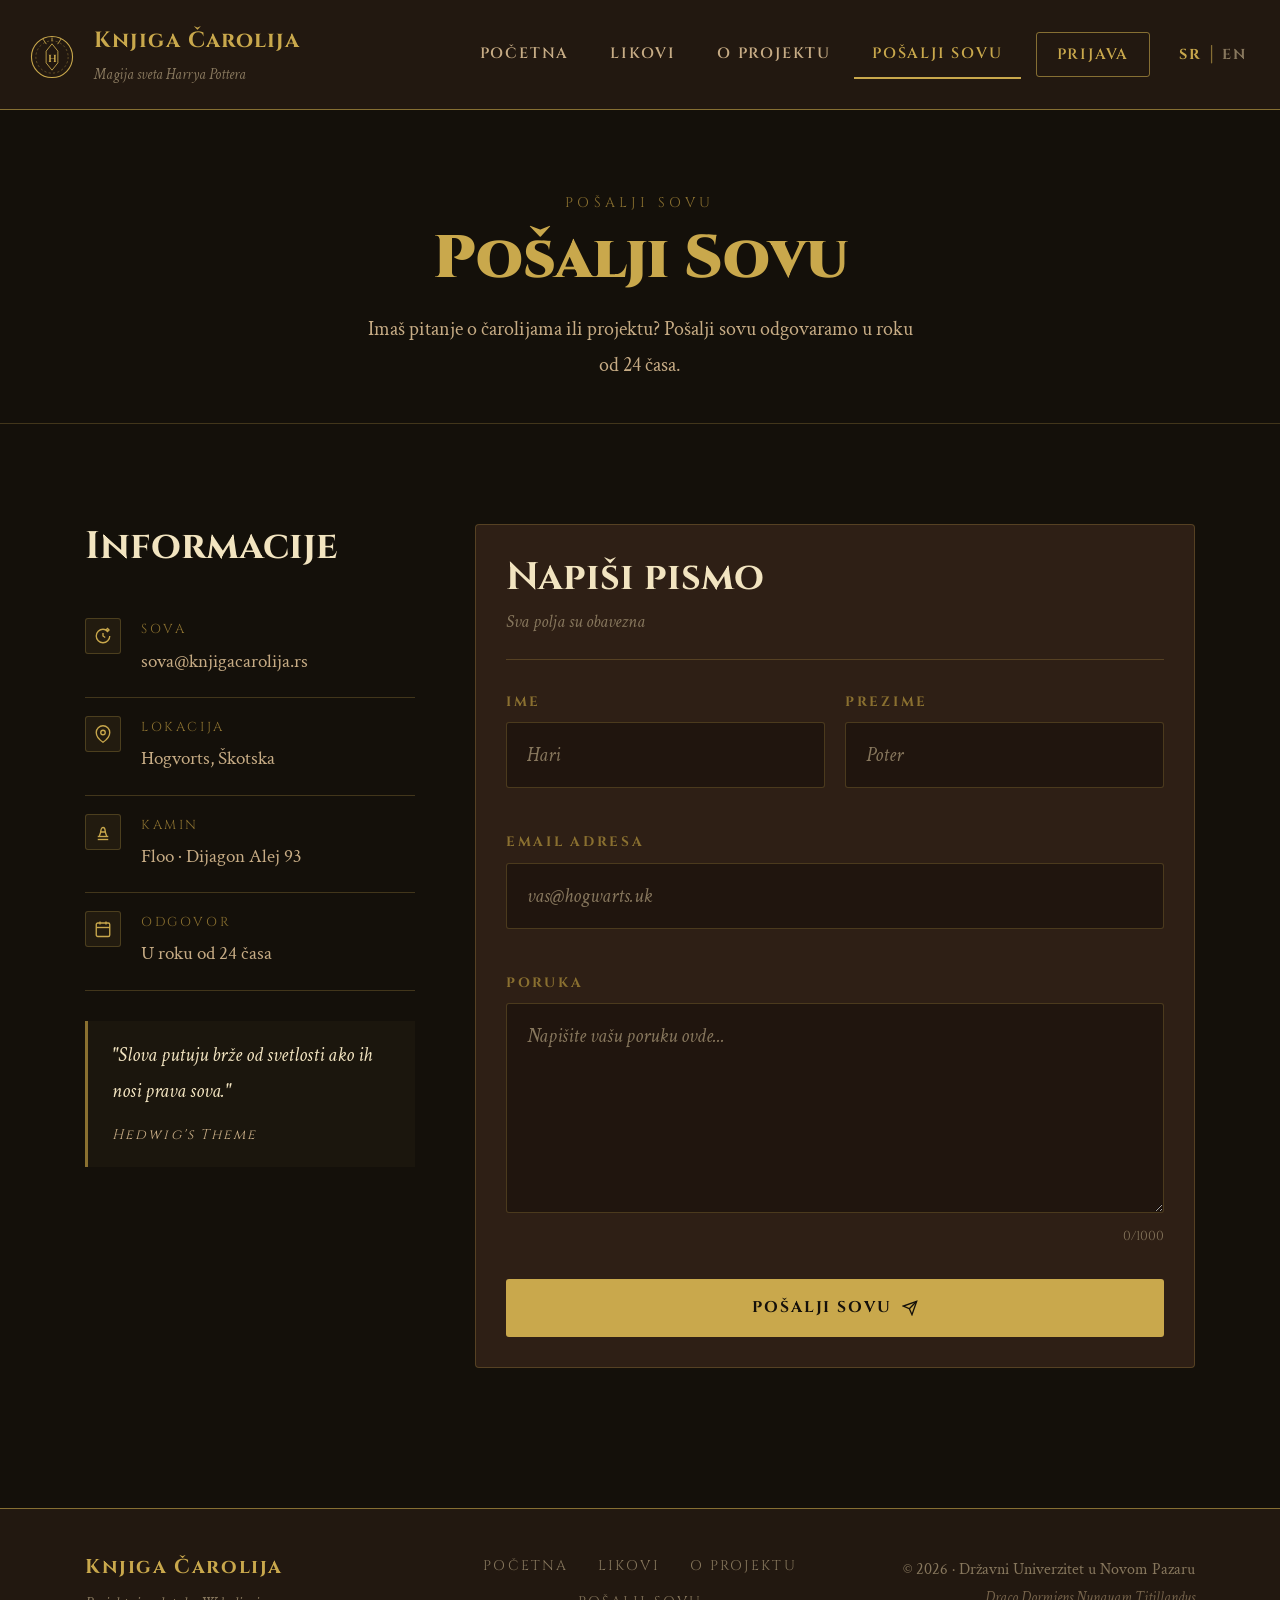
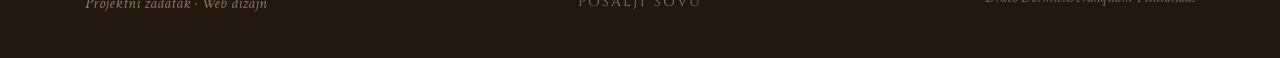
<file: contact.html>
<!DOCTYPE html>
<html lang="sr">

<head>
    <meta charset="UTF-8">
    <meta name="viewport" content="width=device-width, initial-scale=1.0">
    <title>Pošalji Sovu | Knjiga Čarolija</title>
    <link rel="preconnect" href="https://fonts.googleapis.com">
    <link
        href="https://fonts.googleapis.com/css2?family=Cinzel:wght@400;600;700;900&family=Crimson+Text:ital,wght@0,400;0,600;1,400&display=swap"
        rel="stylesheet">
    <link rel="stylesheet" href="https://cdn.jsdelivr.net/npm/bootstrap@5.3.0/dist/css/bootstrap.min.css">
    <link rel="stylesheet" href="css/style.css">
    <link rel="stylesheet" href="css/contact.css">
    <link rel="icon" type="image/svg+xml" href="favicon.svg">
</head>

<body>

    <header class="site-header">
        <nav class="navbar navbar-expand-lg container-fluid px-4">
            <a class="navbar-brand d-flex align-items-center gap-3" href="index.html">
                <div class="logo-emblem">
                    <svg viewBox="0 0 60 60" xmlns="http://www.w3.org/2000/svg">
                        <circle cx="30" cy="30" r="28" fill="none" stroke="#C9A84C" stroke-width="1.5" />
                        <circle cx="30" cy="30" r="22" fill="none" stroke="#C9A84C" stroke-width="0.5" stroke-dasharray="3,3" />
                        <path d="M 30 12 L 22 22 L 22 38 L 30 48 L 38 38 L 38 22 Z" fill="none" stroke="#C9A84C" stroke-width="1.2"/>
                        <text x="50%" y="56%" dominant-baseline="middle" text-anchor="middle" font-family="Cinzel" font-size="14" fill="#C9A84C" font-weight="700">H</text>
                        <path d="M 18 6 L 22 12 M 42 6 L 38 12 M 30 4 L 30 8" stroke="#C9A84C" stroke-width="1.2" stroke-linecap="round" />
                    </svg>
                </div>
                <div>
                    <span class="brand-main" data-i18n="brand-main">Knjiga Čarolija</span>
                    <span class="brand-sub" data-i18n="brand-sub">Magija sveta Harrya Pottera</span>
                </div>
            </a>
            <button class="navbar-toggler" type="button" data-bs-toggle="collapse" data-bs-target="#mainNav">
                <span class="toggler-icon">☰</span>
            </button>
            <div class="collapse navbar-collapse justify-content-end" id="mainNav">
                <ul class="navbar-nav align-items-lg-center gap-1">
                    <li class="nav-item"><a class="nav-link" href="index.html" data-i18n="nav-home">Početna</a></li>
                    <li class="nav-item"><a class="nav-link" href="characters.html" data-i18n="nav-characters">Likovi</a></li>
                    <li class="nav-item"><a class="nav-link" href="about.html" data-i18n="nav-about">O projektu</a></li>
                    <li class="nav-item"><a class="nav-link active" href="contact.html" data-i18n="nav-contact">Pošalji Sovu</a></li>
                    <li class="nav-item ms-lg-2"><a class="nav-link nav-login-btn" href="login.html" data-i18n="nav-login">Prijava</a></li>
                    <li class="nav-item ms-lg-3">
                        <div class="lang-toggle">
                            <button class="lang-btn active" onclick="setLanguage('sr')" id="btn-sr">SR</button>
                            <span class="lang-divider">|</span>
                            <button class="lang-btn" onclick="setLanguage('en')" id="btn-en">EN</button>
                        </div>
                    </li>
                </ul>
            </div>
        </nav>
    </header>

    <section class="page-hero text-center">
        <div class="container">
            <p class="section-eyebrow" data-i18n="contact-eyebrow">Pošalji sovu</p>
            <h1 class="page-hero-title" data-i18n="contact-page-title">Pošalji Sovu</h1>
            <p class="page-hero-desc" data-i18n="contact-page-desc">
                Imaš pitanje o čarolijama ili projektu? Pošalji sovu  odgovaramo u roku od 24 časa.
            </p>
        </div>
    </section>

    <section class="py-5 mb-4">
        <div class="container">
            <div class="row g-5">

                <div class="col-lg-4">
                    <h2 class="section-title mb-4" data-i18n="contact-info-title">Informacije</h2>

                    <div class="info-item">
                        <div class="info-icon-box">
                            <svg width="18" height="18" viewBox="0 0 24 24" fill="none" stroke="currentColor" stroke-width="1.8">
                                <path d="M21 12c0 4.97-4.03 9-9 9s-9-4.03-9-9 4.03-9 9-9c2.5 0 4.76 1.02 6.4 2.67"/>
                                <path d="M12 8v4l3 2"/>
                                <path d="M16 4l2-2 2 2-2 2z"/>
                            </svg>
                        </div>
                        <div>
                            <span class="info-label" data-i18n="info-email-label">Sova</span>
                            <span class="info-value">sova@knjigacarolija.rs</span>
                        </div>
                    </div>

                    <div class="info-item">
                        <div class="info-icon-box">
                            <svg width="18" height="18" viewBox="0 0 24 24" fill="none" stroke="currentColor" stroke-width="1.8">
                                <path d="M21 10c0 7-9 13-9 13s-9-6-9-13a9 9 0 0 1 18 0z" />
                                <circle cx="12" cy="10" r="3" />
                            </svg>
                        </div>
                        <div>
                            <span class="info-label" data-i18n="info-location-label">Lokacija</span>
                            <span class="info-value" data-i18n="info-location-value">Hogvorts, Škotska</span>
                        </div>
                    </div>

                    <div class="info-item">
                        <div class="info-icon-box">
                            <svg width="18" height="18" viewBox="0 0 24 24" fill="none" stroke="currentColor" stroke-width="1.8">
                                <path d="M5 22h14"/>
                                <path d="M5 18h14"/>
                                <path d="M7 18l2-6h6l2 6"/>
                                <path d="M9 12c0-3 1-6 3-6s3 3 3 6"/>
                            </svg>
                        </div>
                        <div>
                            <span class="info-label" data-i18n="info-phone-label">Kamin</span>
                            <span class="info-value">Floo · Dijagon Alej 93</span>
                        </div>
                    </div>

                    <div class="info-item">
                        <div class="info-icon-box">
                            <svg width="18" height="18" viewBox="0 0 24 24" fill="none" stroke="currentColor" stroke-width="1.8">
                                <rect x="3" y="4" width="18" height="18" rx="2" ry="2" />
                                <line x1="16" y1="2" x2="16" y2="6" />
                                <line x1="8" y1="2" x2="8" y2="6" />
                                <line x1="3" y1="10" x2="21" y2="10" />
                            </svg>
                        </div>
                        <div>
                            <span class="info-label" data-i18n="info-response-label">Odgovor</span>
                            <span class="info-value" data-i18n="info-response-value">U roku od 24 časa</span>
                        </div>
                    </div>

                    <div class="quote-block mt-4">
                        <p data-i18n="contact-quote">"Slova putuju brže od svetlosti  ako ih nosi prava sova."</p>
                        <cite> <em>Hedwig's Theme</em></cite>
                    </div>
                </div>

                <div class="col-lg-8">
                    <div class="card-dark p-4">

                        <div class="mb-4 pb-3 border-bottom" style="border-color: var(--border) !important;">
                            <h2 class="section-title mb-1" data-i18n="form-title">Napiši pismo</h2>
                            <p class="mb-0" style="font-style: italic; color: var(--cream-muted); font-size: 0.9rem;" data-i18n="form-subtitle">Sva polja su obavezna</p>
                        </div>

                        <div id="contactForm">

                            <div class="row g-3 mb-3">
                                <div class="col-sm-6">
                                    <div id="fg-name" class="position-relative">
                                        <label class="field-label" for="contactName" data-i18n="field-name">Ime</label>
                                        <input type="text" id="contactName" class="form-control-dark w-100"
                                            placeholder="Hari"
                                            oninput="liveValidate('contactName', 'fg-name', 'name')"
                                            onfocus="setFocused('fg-name')"
                                            onblur="setBlurred('fg-name', 'contactName', 'name')" />
                                        <div class="field-tooltip"><strong class="field-tooltip-title"></strong><p class="field-tooltip-body mb-0"></p></div>
                                        <div class="contact-feedback" id="fb-name"></div>
                                    </div>
                                </div>
                                <div class="col-sm-6">
                                    <div id="fg-surname" class="position-relative">
                                        <label class="field-label" for="contactSurname" data-i18n="field-surname">Prezime</label>
                                        <input type="text" id="contactSurname" class="form-control-dark w-100"
                                            placeholder="Poter"
                                            oninput="liveValidate('contactSurname', 'fg-surname', 'name')"
                                            onfocus="setFocused('fg-surname')"
                                            onblur="setBlurred('fg-surname', 'contactSurname', 'name')" />
                                        <div class="field-tooltip"><strong class="field-tooltip-title"></strong><p class="field-tooltip-body mb-0"></p></div>
                                        <div class="contact-feedback" id="fb-surname"></div>
                                    </div>
                                </div>
                            </div>

                            <div class="mb-3 position-relative" id="fg-email">
                                <label class="field-label" for="contactEmail" data-i18n="field-email">Email adresa</label>
                                <input type="email" id="contactEmail" class="form-control-dark w-100"
                                    placeholder="vas@hogwarts.uk"
                                    oninput="liveValidate('contactEmail', 'fg-email', 'email')"
                                    onfocus="setFocused('fg-email')"
                                    onblur="setBlurred('fg-email', 'contactEmail', 'email')" />
                                <div class="field-tooltip"><strong class="field-tooltip-title"></strong><p class="field-tooltip-body mb-0"></p></div>
                                <div class="contact-feedback" id="fb-email"></div>
                            </div>

                            <div class="mb-4 position-relative" id="fg-message">
                                <label class="field-label" for="contactMessage" data-i18n="field-message">Poruka</label>
                                <textarea id="contactMessage" class="form-control-dark w-100"
                                    placeholder="Napišite vašu poruku ovde..." rows="5" maxlength="1000"
                                    style="resize: vertical;"
                                    oninput="liveValidate('contactMessage', 'fg-message', 'message'); updateMsgCount()"
                                    onfocus="setFocused('fg-message')"
                                    onblur="setBlurred('fg-message', 'contactMessage', 'message')"></textarea>
                                <div class="field-tooltip"><strong class="field-tooltip-title"></strong><p class="field-tooltip-body mb-0"></p></div>
                                <div class="d-flex justify-content-between align-items-start">
                                    <div class="contact-feedback" id="fb-message"></div>
                                    <small style="font-family: var(--font-display); font-size: 0.65rem; color: var(--cream-muted);">
                                        <span id="msgCount">0</span>/1000
                                    </small>
                                </div>
                            </div>

                            <button class="btn-gold w-100 justify-content-center" onclick="submitContact()">
                                <span data-i18n="btn-contact-submit">Pošalji sovu</span>
                                <svg width="16" height="16" viewBox="0 0 24 24" fill="none" stroke="currentColor" stroke-width="2">
                                    <line x1="22" y1="2" x2="11" y2="13" />
                                    <polygon points="22 2 15 22 11 13 2 9 22 2" />
                                </svg>
                            </button>

                        </div>
                    </div>
                </div>

            </div>
        </div>
    </section>

    <footer class="site-footer">
        <div class="container">
            <div class="row align-items-center">
                <div class="col-md-4 text-center text-md-start mb-3 mb-md-0">
                    <div class="footer-brand" data-i18n="brand-main">Knjiga Čarolija</div>
                    <p class="footer-sub" data-i18n="footer-sub">Projektni zadatak · Web dizajn</p>
                </div>
                <div class="col-md-4 text-center mb-3 mb-md-0">
                    <nav class="footer-nav">
                        <a href="index.html" data-i18n="nav-home">Početna</a>
                        <a href="characters.html" data-i18n="nav-characters">Likovi</a>
                        <a href="about.html" data-i18n="nav-about">O projektu</a>
                        <a href="contact.html" data-i18n="nav-contact">Pošalji Sovu</a>
                    </nav>
                </div>
                <div class="col-md-4 text-center text-md-end">
                    <p class="footer-copy" data-i18n="footer-copy">© 2026 · Državni Univerzitet u Novom Pazaru</p>
                    <p class="footer-copy" style="opacity:0.5; font-size:0.75rem;"><em data-i18n="footer-motto">Draco Dormiens Nunquam Titillandus</em></p>
                </div>
            </div>
        </div>
    </footer>

    <script src="https://cdn.jsdelivr.net/npm/bootstrap@5.3.0/dist/js/bootstrap.bundle.min.js"></script>
    <script src="js/i18n.js"></script>
    <script src="js/main.js"></script>
    <script src="js/contacts.js"></script>
</body>

</html>
</file>
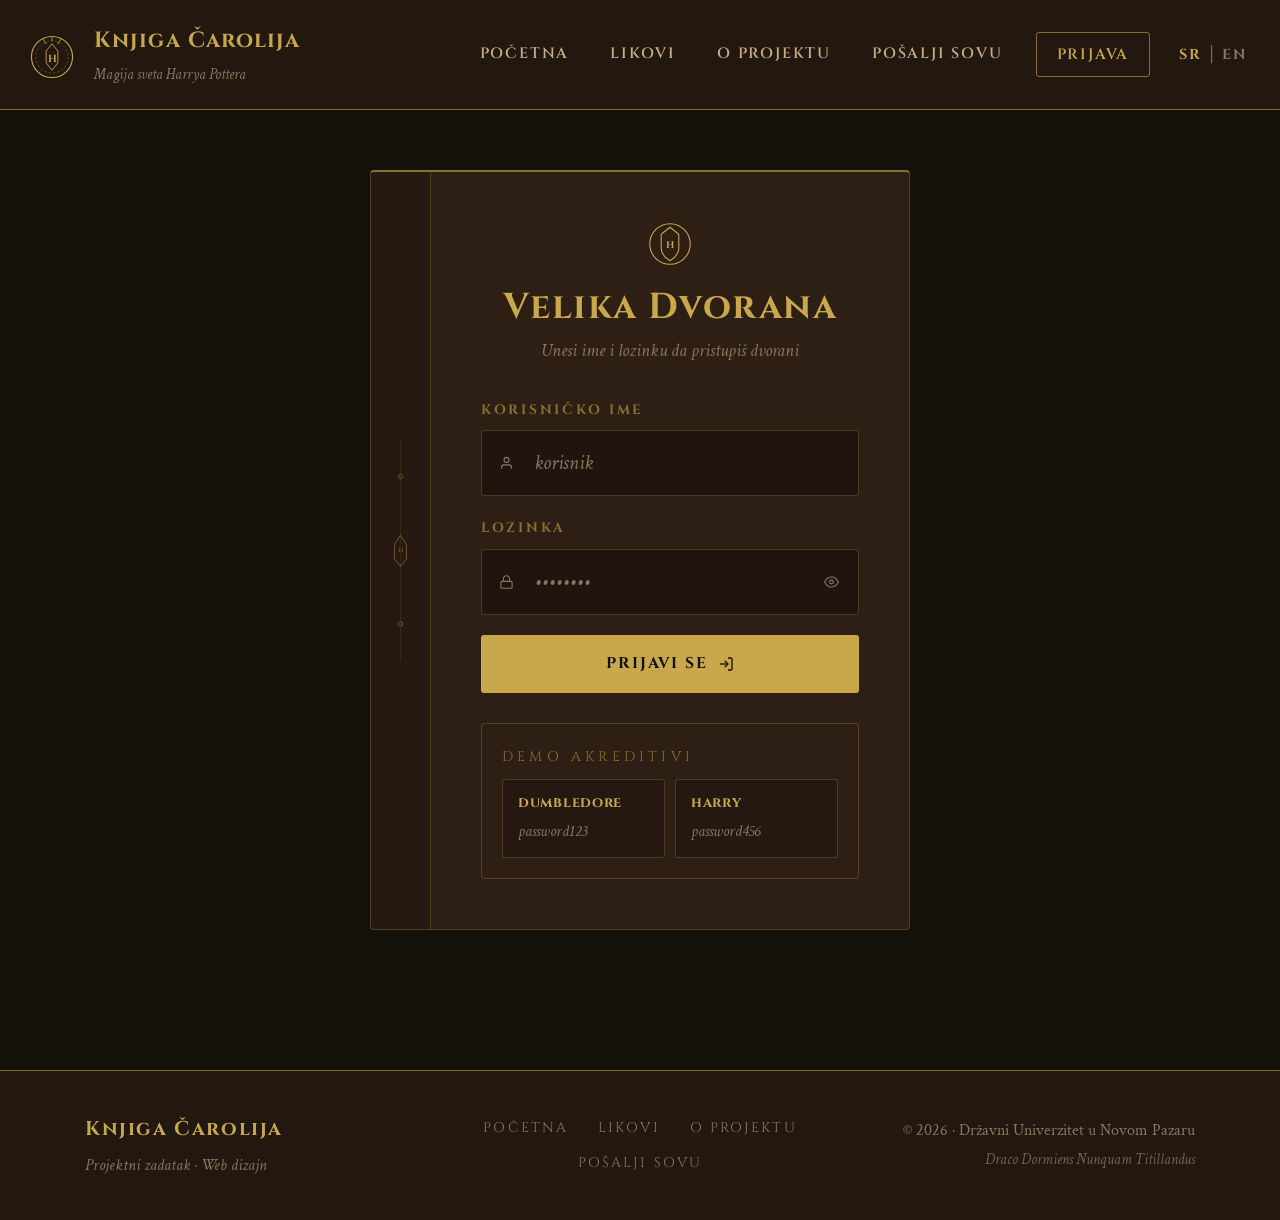
<file: login.html>
<!DOCTYPE html>
<html lang="sr">

<head>
    <meta charset="UTF-8">
    <meta name="viewport" content="width=device-width, initial-scale=1.0">
    <title>Velika Dvorana | Knjiga Čarolija</title>
    <link rel="preconnect" href="https://fonts.googleapis.com">
    <link
        href="https://fonts.googleapis.com/css2?family=Cinzel:wght@400;600;700;900&family=Crimson+Text:ital,wght@0,400;0,600;1,400&display=swap"
        rel="stylesheet">
    <link rel="stylesheet" href="https://cdn.jsdelivr.net/npm/bootstrap@5.3.0/dist/css/bootstrap.min.css">
    <link rel="stylesheet" href="css/style.css">
    <link rel="stylesheet" href="css/login.css">
    <link rel="icon" type="image/svg+xml" href="favicon.svg">
</head>

<body>

    <header class="site-header">
        <nav class="navbar navbar-expand-lg container-fluid px-4">
            <a class="navbar-brand d-flex align-items-center gap-3" href="index.html">
                <div class="logo-emblem">
                    <svg viewBox="0 0 60 60" xmlns="http://www.w3.org/2000/svg">
                        <circle cx="30" cy="30" r="28" fill="none" stroke="#C9A84C" stroke-width="1.5" />
                        <circle cx="30" cy="30" r="22" fill="none" stroke="#C9A84C" stroke-width="0.5" stroke-dasharray="3,3" />
                        <path d="M 30 12 L 22 22 L 22 38 L 30 48 L 38 38 L 38 22 Z" fill="none" stroke="#C9A84C" stroke-width="1.2"/>
                        <text x="50%" y="56%" dominant-baseline="middle" text-anchor="middle" font-family="Cinzel" font-size="14" fill="#C9A84C" font-weight="700">H</text>
                        <path d="M 18 6 L 22 12 M 42 6 L 38 12 M 30 4 L 30 8" stroke="#C9A84C" stroke-width="1.2" stroke-linecap="round" />
                    </svg>
                </div>
                <div>
                    <span class="brand-main" data-i18n="brand-main">Knjiga Čarolija</span>
                    <span class="brand-sub" data-i18n="brand-sub">Magija sveta Harrya Pottera</span>
                </div>
            </a>
            <button class="navbar-toggler" type="button" data-bs-toggle="collapse" data-bs-target="#mainNav">
                <span class="toggler-icon">☰</span>
            </button>
            <div class="collapse navbar-collapse justify-content-end" id="mainNav">
                <ul class="navbar-nav align-items-lg-center gap-1">
                    <li class="nav-item"><a class="nav-link" href="index.html" data-i18n="nav-home">Početna</a></li>
                    <li class="nav-item"><a class="nav-link" href="characters.html" data-i18n="nav-characters">Likovi</a></li>
                    <li class="nav-item"><a class="nav-link" href="about.html" data-i18n="nav-about">O projektu</a></li>
                    <li class="nav-item"><a class="nav-link" href="contact.html" data-i18n="nav-contact">Pošalji Sovu</a></li>
                    <li class="nav-item ms-lg-2"><a class="nav-link nav-login-btn active" href="login.html" data-i18n="nav-login">Prijava</a></li>
                    <li class="nav-item ms-lg-3">
                        <div class="lang-toggle">
                            <button class="lang-btn active" onclick="setLanguage('sr')" id="btn-sr">SR</button>
                            <span class="lang-divider">|</span>
                            <button class="lang-btn" onclick="setLanguage('en')" id="btn-en">EN</button>
                        </div>
                    </li>
                </ul>
            </div>
        </nav>
    </header>

    <main class="login-main">
        <div class="container">
            <div class="row justify-content-center">
                <div class="col-md-10 col-lg-8 col-xl-6">

                    <div class="login-card">

                        <div class="login-deco-strip d-none d-md-flex">
                            <svg viewBox="0 0 80 300" xmlns="http://www.w3.org/2000/svg" style="width:100%; height:100%;">
                                <line x1="40" y1="0" x2="40" y2="300" stroke="#C9A84C" stroke-width="0.5" opacity="0.3"/>
                                <circle cx="40" cy="50" r="3" fill="none" stroke="#C9A84C" stroke-width="1" opacity="0.5"/>
                                <path d="M 32 142 L 40 130 L 48 142 L 48 162 L 40 172 L 32 162 Z" fill="none" stroke="#C9A84C" stroke-width="1" opacity="0.6"/>
                                <text x="40" y="153" text-anchor="middle" font-family="Cinzel" font-size="9" fill="#C9A84C" opacity="0.7">H</text>
                                <circle cx="40" cy="250" r="3" fill="none" stroke="#C9A84C" stroke-width="1" opacity="0.5"/>
                                <text x="50%" y="50%" dominant-baseline="middle" text-anchor="middle" font-family="Cinzel" font-size="9" fill="#C9A84C" opacity="0.35" transform="rotate(-90, 40, 220)">DRACO DORMIENS</text>
                            </svg>
                        </div>

                        <div class="login-form-panel">

                            <div class="text-center mb-4">
                                <svg width="44" height="44" viewBox="0 0 50 50" xmlns="http://www.w3.org/2000/svg" class="mb-3">
                                    <circle cx="25" cy="25" r="23" fill="none" stroke="#C9A84C" stroke-width="1.2" />
                                    <path d="M 25 6 L 15 14 L 15 30 Q 15 38 25 44 Q 35 38 35 30 L 35 14 Z" fill="none" stroke="#C9A84C" stroke-width="1.2"/>
                                    <text x="25" y="29" text-anchor="middle" font-family="Cinzel" font-size="11" fill="#C9A84C" font-weight="700">H</text>
                                </svg>
                                <h1 class="login-title" data-i18n="login-title">Velika Dvorana</h1>
                                <p class="login-subtitle" data-i18n="login-subtitle">Unesi ime i lozinku da pristupiš dvorani</p>
                            </div>

                            <div id="loginForm">

                                <div class="mb-3" id="fg-username">
                                    <label class="field-label" for="username" data-i18n="login-username-label">Korisničko ime</label>
                                    <div class="position-relative">
                                        <span class="input-icon">
                                            <svg width="15" height="15" viewBox="0 0 24 24" fill="none" stroke="currentColor" stroke-width="1.8">
                                                <path d="M20 21v-2a4 4 0 0 0-4-4H8a4 4 0 0 0-4 4v2"/>
                                                <circle cx="12" cy="7" r="4"/>
                                            </svg>
                                        </span>
                                        <input type="text" id="username" class="form-control-dark with-icon"
                                            placeholder="korisnik" autocomplete="username"
                                            oninput="clearFieldError('fg-username')" />
                                    </div>
                                    <div class="invalid-feedback-dark" id="err-username" data-i18n="err-username-empty">
                                        Korisničko ime je obavezno.
                                    </div>
                                </div>

                                <div class="mb-3" id="fg-password">
                                    <label class="field-label" for="password" data-i18n="login-password-label">Lozinka</label>
                                    <div class="position-relative">
                                        <span class="input-icon">
                                            <svg width="15" height="15" viewBox="0 0 24 24" fill="none" stroke="currentColor" stroke-width="1.8">
                                                <rect x="3" y="11" width="18" height="11" rx="2" ry="2" />
                                                <path d="M7 11V7a5 5 0 0 1 10 0v4" />
                                            </svg>
                                        </span>
                                        <input type="password" id="password" class="form-control-dark with-icon with-icon-right"
                                            placeholder="••••••••" autocomplete="current-password"
                                            oninput="clearFieldError('fg-password')"
                                            onkeydown="if(event.key==='Enter') handleLogin()" />
                                        <button class="toggle-password-btn" type="button" onclick="togglePassword()">
                                            <svg id="eye-icon" width="15" height="15" viewBox="0 0 24 24" fill="none" stroke="currentColor" stroke-width="1.8">
                                                <path d="M1 12s4-8 11-8 11 8 11 8-4 8-11 8-11-8-11-8z" />
                                                <circle cx="12" cy="12" r="3" />
                                            </svg>
                                        </button>
                                    </div>
                                    <div class="invalid-feedback-dark" id="err-password" data-i18n="err-password-empty">
                                        Lozinka je obavezna.
                                    </div>
                                </div>

                                <div class="alert-dark-custom mb-3 p-3 rounded d-none" id="loginErrorGlobal">
                                    <span style="color: #c0392b;">⚠</span>
                                    <span class="ms-2" id="errorGlobalText" style="font-size: 0.85rem;" data-i18n="err-credentials">
                                        Pogrešno korisničko ime ili lozinka.
                                    </span>
                                </div>

                                <div class="d-none d-flex align-items-center justify-content-center gap-2 mb-3" id="loginLoading">
                                    <div class="spinner-border spinner-border-sm" style="color: var(--gold);"></div>
                                    <span style="font-family: var(--font-display); font-size: 0.72rem; letter-spacing: 0.15em; color: var(--gold-dim);" data-i18n="login-verifying">
                                        Provera akreditiva...
                                    </span>
                                </div>

                                <button class="btn-gold w-100 justify-content-center mb-4" id="loginSubmitBtn" onclick="handleLogin()">
                                    <span data-i18n="login-btn">Prijavi se</span>
                                    <svg width="16" height="16" viewBox="0 0 24 24" fill="none" stroke="currentColor" stroke-width="2">
                                        <path d="M15 3h4a2 2 0 0 1 2 2v14a2 2 0 0 1-2 2h-4" />
                                        <polyline points="10 17 15 12 10 7" />
                                        <line x1="15" y1="12" x2="3" y2="12" />
                                    </svg>
                                </button>

                                <div class="card-dark p-3">
                                    <p class="section-eyebrow mb-2" data-i18n="demo-hint-label">Demo akreditivi</p>
                                    <div class="row g-2">
                                        <div class="col-6">
                                            <div class="demo-cred-card" onclick="fillDemo('dumbledore', 'password123')">
                                                <span class="demo-cred-name">dumbledore</span>
                                                <span class="demo-cred-pass">password123</span>
                                            </div>
                                        </div>
                                        <div class="col-6">
                                            <div class="demo-cred-card" onclick="fillDemo('harry', 'password456')">
                                                <span class="demo-cred-name">harry</span>
                                                <span class="demo-cred-pass">password456</span>
                                            </div>
                                        </div>
                                    </div>
                                </div>

                            </div>

                            <div id="loginSuccess" class="text-center d-none py-3">
                                <svg width="56" height="56" viewBox="0 0 24 24" fill="none" stroke="#C9A84C" stroke-width="1.5" class="mb-3">
                                    <path d="M22 11.08V12a10 10 0 1 1-5.93-9.14" />
                                    <polyline points="22 4 12 14.01 9 11.01" />
                                </svg>
                                <h2 class="login-title" data-i18n="login-success-title">Dobrodošli!</h2>
                                <p id="successMsg" class="body-text mt-2"></p>
                                <a href="characters.html" class="btn-gold mt-2" data-i18n="login-success-cta">
                                    Otvori Knjigu Čarolija
                                    <svg width="16" height="16" viewBox="0 0 24 24" fill="none" stroke="currentColor" stroke-width="2">
                                        <path d="M5 12h14M12 5l7 7-7 7" />
                                    </svg>
                                </a>
                            </div>

                        </div>

                    </div>
                </div>
            </div>
        </div>
    </main>

    <footer class="site-footer">
        <div class="container">
            <div class="row align-items-center">
                <div class="col-md-4 text-center text-md-start mb-3 mb-md-0">
                    <div class="footer-brand" data-i18n="brand-main">Knjiga Čarolija</div>
                    <p class="footer-sub" data-i18n="footer-sub">Projektni zadatak · Web dizajn</p>
                </div>
                <div class="col-md-4 text-center mb-3 mb-md-0">
                    <nav class="footer-nav">
                        <a href="index.html" data-i18n="nav-home">Početna</a>
                        <a href="characters.html" data-i18n="nav-characters">Likovi</a>
                        <a href="about.html" data-i18n="nav-about">O projektu</a>
                        <a href="contact.html" data-i18n="nav-contact">Pošalji Sovu</a>
                    </nav>
                </div>
                <div class="col-md-4 text-center text-md-end">
                    <p class="footer-copy" data-i18n="footer-copy">© 2026 · Državni Univerzitet u Novom Pazaru</p>
                    <p class="footer-copy" style="opacity:0.5; font-size:0.75rem;"><em data-i18n="footer-motto">Draco Dormiens Nunquam Titillandus</em></p>
                </div>
            </div>
        </div>
    </footer>

    <script src="https://cdn.jsdelivr.net/npm/bootstrap@5.3.0/dist/js/bootstrap.bundle.min.js"></script>
    <script src="js/i18n.js"></script>
    <script src="js/main.js"></script>
    <script src="js/login.js"></script>
</body>

</html>
</file>
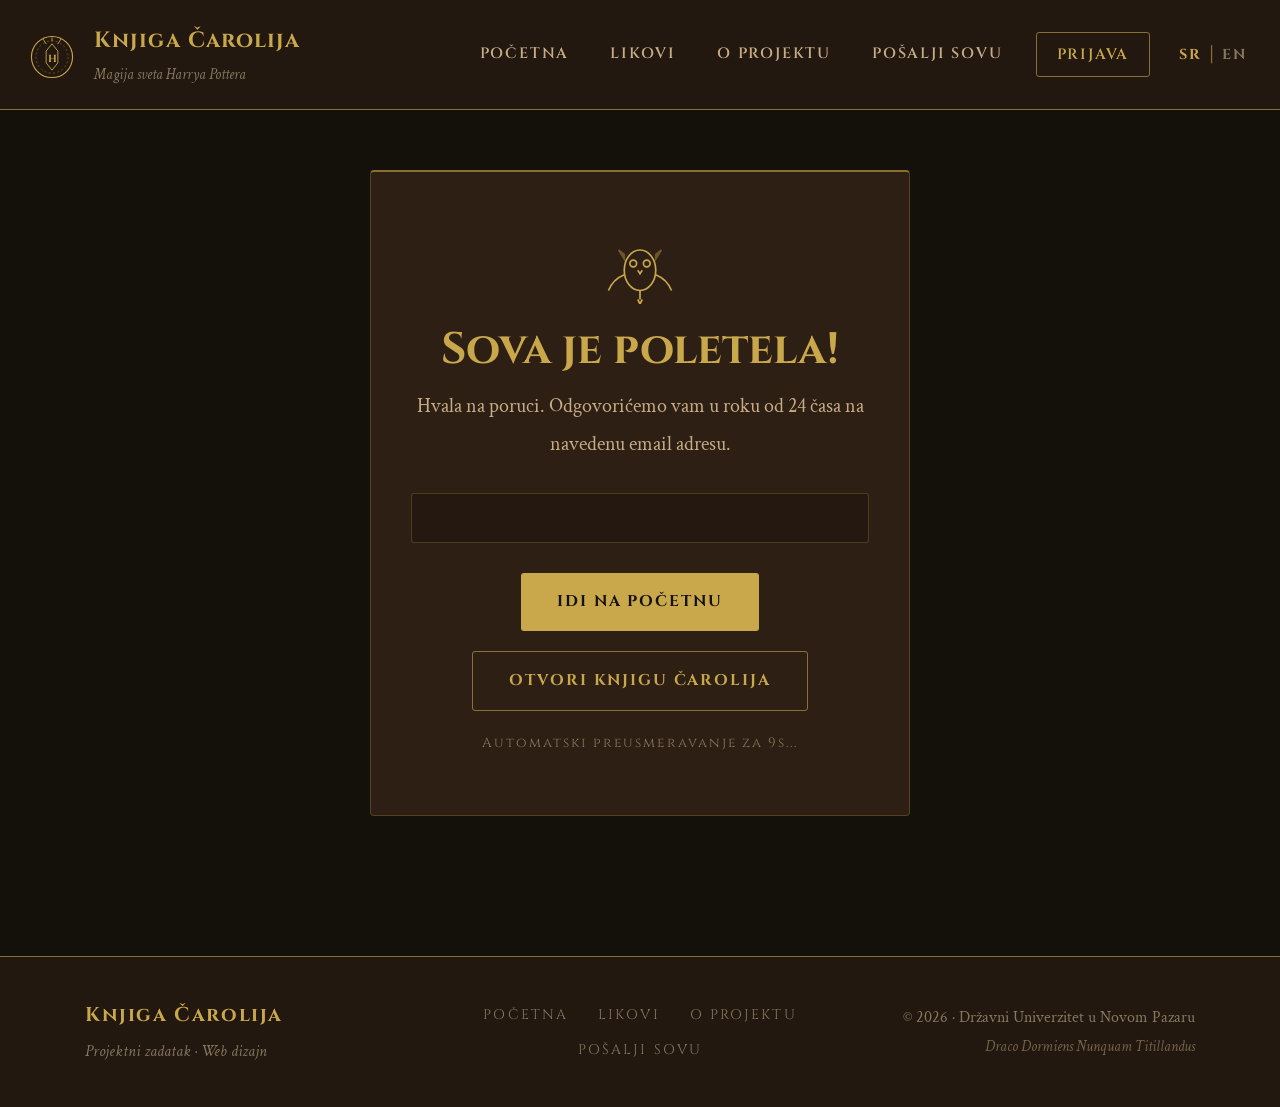
<file: success.html>
<!DOCTYPE html>
<html lang="sr">

<head>
    <meta charset="UTF-8">
    <meta name="viewport" content="width=device-width, initial-scale=1.0">
    <title>Sova poletela | Knjiga Čarolija</title>
    <link rel="preconnect" href="https://fonts.googleapis.com">
    <link
        href="https://fonts.googleapis.com/css2?family=Cinzel:wght@400;600;700;900&family=Crimson+Text:ital,wght@0,400;0,600;1,400&display=swap"
        rel="stylesheet">
    <link rel="stylesheet" href="https://cdn.jsdelivr.net/npm/bootstrap@5.3.0/dist/css/bootstrap.min.css">
    <link rel="stylesheet" href="css/style.css">
    <link rel="stylesheet" href="css/contact.css">
    <link rel="icon" type="image/svg+xml" href="favicon.svg">
</head>

<body>

    <header class="site-header">
        <nav class="navbar navbar-expand-lg container-fluid px-4">
            <a class="navbar-brand d-flex align-items-center gap-3" href="index.html">
                <div class="logo-emblem">
                    <svg viewBox="0 0 60 60" xmlns="http://www.w3.org/2000/svg">
                        <circle cx="30" cy="30" r="28" fill="none" stroke="#C9A84C" stroke-width="1.5" />
                        <circle cx="30" cy="30" r="22" fill="none" stroke="#C9A84C" stroke-width="0.5" stroke-dasharray="3,3" />
                        <path d="M 30 12 L 22 22 L 22 38 L 30 48 L 38 38 L 38 22 Z" fill="none" stroke="#C9A84C" stroke-width="1.2"/>
                        <text x="50%" y="56%" dominant-baseline="middle" text-anchor="middle" font-family="Cinzel" font-size="14" fill="#C9A84C" font-weight="700">H</text>
                        <path d="M 18 6 L 22 12 M 42 6 L 38 12 M 30 4 L 30 8" stroke="#C9A84C" stroke-width="1.2" stroke-linecap="round" />
                    </svg>
                </div>
                <div>
                    <span class="brand-main" data-i18n="brand-main">Knjiga Čarolija</span>
                    <span class="brand-sub" data-i18n="brand-sub">Magija sveta Harrya Pottera</span>
                </div>
            </a>
            <button class="navbar-toggler" type="button" data-bs-toggle="collapse" data-bs-target="#mainNav">
                <span class="toggler-icon">☰</span>
            </button>
            <div class="collapse navbar-collapse justify-content-end" id="mainNav">
                <ul class="navbar-nav align-items-lg-center gap-1">
                    <li class="nav-item"><a class="nav-link" href="index.html" data-i18n="nav-home">Početna</a></li>
                    <li class="nav-item"><a class="nav-link" href="characters.html" data-i18n="nav-characters">Likovi</a></li>
                    <li class="nav-item"><a class="nav-link" href="about.html" data-i18n="nav-about">O projektu</a></li>
                    <li class="nav-item"><a class="nav-link active" href="contact.html" data-i18n="nav-contact">Pošalji Sovu</a></li>
                    <li class="nav-item ms-lg-2"><a class="nav-link nav-login-btn" href="login.html" data-i18n="nav-login">Prijava</a></li>
                    <li class="nav-item ms-lg-3">
                        <div class="lang-toggle">
                            <button class="lang-btn active" onclick="setLanguage('sr')" id="btn-sr">SR</button>
                            <span class="lang-divider">|</span>
                            <button class="lang-btn" onclick="setLanguage('en')" id="btn-en">EN</button>
                        </div>
                    </li>
                </ul>
            </div>
        </nav>
    </header>

    <main class="success-main">
        <div class="container">
            <div class="row justify-content-center">
                <div class="col-md-8 col-lg-6">
                    <div class="success-card">

                        <svg width="72" height="72" viewBox="0 0 64 64" fill="none" stroke="#C9A84C" stroke-width="1.5" class="mb-3">
                            <ellipse cx="32" cy="34" rx="14" ry="18"/>
                            <circle cx="26" cy="28" r="3"/>
                            <circle cx="38" cy="28" r="3"/>
                            <path d="M30 34 l2 3 l2 -3"/>
                            <path d="M18 24 l-5 -8 l5 4 z" fill="#C9A84C" opacity="0.4"/>
                            <path d="M46 24 l5 -8 l-5 4 z" fill="#C9A84C" opacity="0.4"/>
                            <path d="M18 38 q-10 4 -14 14"/>
                            <path d="M46 38 q10 4 14 14"/>
                            <path d="M32 52 v8"/>
                            <path d="M30 60 l2 4 l2 -4"/>
                        </svg>

                        <h1 class="success-title" data-i18n="success-title">Sova je poletela!</h1>
                        <p class="body-text mt-2" data-i18n="success-msg">
                            Hvala na poruci. Odgovorićemo vam u roku od 24 časa na navedenu email adresu.
                        </p>

                        <div class="summary-box" id="successSummary">
                            <div class="summary-row" id="summaryName"></div>
                            <div class="summary-row" id="summaryEmail"></div>
                            <div class="summary-row" id="summaryMsg"></div>
                        </div>

                        <div class="d-flex gap-3 justify-content-center flex-wrap">
                            <a href="index.html" class="btn-gold" data-i18n="success-home-btn">
                                Idi na početnu
                                <svg width="16" height="16" viewBox="0 0 24 24" fill="none" stroke="currentColor" stroke-width="2">
                                    <path d="M5 12h14M12 5l7 7-7 7" />
                                </svg>
                            </a>
                            <a href="characters.html" class="btn-outline-gold" data-i18n="success-cipher-btn">
                                Otvori Knjigu Čarolija
                            </a>
                        </div>

                        <p class="redirect-countdown" id="redirectCountdown"></p>

                    </div>
                </div>
            </div>
        </div>
    </main>

    <footer class="site-footer">
        <div class="container">
            <div class="row align-items-center">
                <div class="col-md-4 text-center text-md-start mb-3 mb-md-0">
                    <div class="footer-brand" data-i18n="brand-main">Knjiga Čarolija</div>
                    <p class="footer-sub" data-i18n="footer-sub">Projektni zadatak · Web dizajn</p>
                </div>
                <div class="col-md-4 text-center mb-3 mb-md-0">
                    <nav class="footer-nav">
                        <a href="index.html" data-i18n="nav-home">Početna</a>
                        <a href="characters.html" data-i18n="nav-characters">Likovi</a>
                        <a href="about.html" data-i18n="nav-about">O projektu</a>
                        <a href="contact.html" data-i18n="nav-contact">Pošalji Sovu</a>
                    </nav>
                </div>
                <div class="col-md-4 text-center text-md-end">
                    <p class="footer-copy" data-i18n="footer-copy">© 2026 · Državni Univerzitet u Novom Pazaru</p>
                    <p class="footer-copy" style="opacity:0.5; font-size:0.75rem;"><em data-i18n="footer-motto">Draco Dormiens Nunquam Titillandus</em></p>
                </div>
            </div>
        </div>
    </footer>

    <script src="https://cdn.jsdelivr.net/npm/bootstrap@5.3.0/dist/js/bootstrap.bundle.min.js"></script>
    <script src="js/i18n.js"></script>
    <script src="js/main.js"></script>
    <script>
        document.addEventListener('DOMContentLoaded', () => {
            const lang = localStorage.getItem('lang') || 'sr';
            const data = JSON.parse(sessionStorage.getItem('contactData') || '{}');

            if (data.name) {
                document.getElementById('summaryName').innerHTML =
                    `<span class="summary-label">${lang === 'sr' ? 'Ime' : 'Name'}:</span>
                     <span class="summary-val">${data.name} ${data.surname}</span>`;
            }
            if (data.email) {
                document.getElementById('summaryEmail').innerHTML =
                    `<span class="summary-label">Email:</span>
                     <span class="summary-val">${data.email}</span>`;
            }
            if (data.message) {
                const preview = data.message.length > 80 ? data.message.substring(0, 80) + '…' : data.message;
                document.getElementById('summaryMsg').innerHTML =
                    `<span class="summary-label">${lang === 'sr' ? 'Poruka' : 'Message'}:</span>
                     <span class="summary-val" style="font-style:italic;">${preview}</span>`;
            }

            let seconds = 10;
            const countEl = document.getElementById('redirectCountdown');
            const tick = () => {
                countEl.textContent = lang === 'sr'
                    ? `Automatski preusmeravanje za ${seconds}s...`
                    : `Auto-redirecting in ${seconds}s...`;
                if (seconds <= 0) { window.location.href = 'index.html'; return; }
                seconds--;
                setTimeout(tick, 1000);
            };
            tick();
        });
    </script>
</body>

</html>
</file>
<file: css/style.css>
@import url('https://fonts.googleapis.com/css2?family=Cinzel:wght@400;600;700;900&family=Crimson+Text:ital,wght@0,400;0,600;1,400&display=swap');

:root {
    --bg-primary: #14100A;
    --bg-secondary: #221810;
    --bg-card: #2E1F15;
    --bg-card-hover: #3A2A1D;
    --gold: #C9A84C;
    --gold-light: #E8C96A;
    --gold-dim: #8A7030;
    --cream: #F2E4C0;
    --cream-dim: #C7AC85;
    --cream-muted: #87775D;
    --error: #8B2020;
    --success: #4A5C2A;
    --border: rgba(201, 168, 76, 0.25);
    --border-strong: rgba(201, 168, 76, 0.6);
    --font-display: 'Cinzel', serif;
    --font-body: 'Crimson Text', serif;
}

*,
*::before,
*::after {
    box-sizing: border-box;
}

html {
    font-size: 20px;
}

body {
    background-color: var(--bg-primary);
    color: var(--cream);
    font-family: var(--font-body);
    font-size: 1rem;
    line-height: 1.8;
}

h1, h2, h3, h4, h5, h6 {
    font-family: var(--font-display);
    color: var(--cream);
}

a {
    color: var(--gold);
    text-decoration: none;
}

a:hover {
    color: var(--gold-light);
}

strong {
    color: var(--cream);
}

em {
    font-style: italic;
    color: var(--cream-dim);
}

.site-header {
    position: sticky;
    top: 0;
    z-index: 1000;
    background-color: var(--bg-secondary);
    border-bottom: 1px solid var(--border-strong);
}

.navbar {
    padding: 0.75rem 0;
}

.logo-emblem {
    width: 44px;
    height: 44px;
    flex-shrink: 0;
}

.logo-emblem svg {
    width: 100%;
    height: 100%;
}

.brand-main {
    font-family: var(--font-display);
    font-size: 1.1rem;
    font-weight: 700;
    color: var(--gold);
    letter-spacing: 0.05em;
    display: block;
}

.brand-sub {
    font-family: var(--font-body);
    font-size: 0.75rem;
    color: var(--cream-muted);
    font-style: italic;
    display: block;
}

.nav-link {
    font-family: var(--font-display);
    font-size: 0.75rem;
    font-weight: 600;
    letter-spacing: 0.12em;
    text-transform: uppercase;
    color: var(--cream-dim) !important;
    padding: 0.5rem 0.9rem !important;
    border-bottom: 2px solid transparent;
    transition: color 0.2s, border-color 0.2s;
}

.nav-link:hover,
.nav-link.active {
    color: var(--gold) !important;
    border-bottom-color: var(--gold);
}

.nav-login-btn {
    border: 1px solid var(--border-strong) !important;
    color: var(--gold) !important;
    padding: 0.4rem 1rem !important;
    border-radius: 3px;
    border-bottom: 1px solid var(--border-strong) !important;
}

.nav-login-btn:hover {
    background-color: rgba(201, 168, 76, 0.1);
    border-color: var(--gold) !important;
}

.navbar-toggler {
    border: 1px solid var(--border-strong);
    padding: 0.3rem 0.6rem;
}

.toggler-icon {
    color: var(--gold);
    font-size: 1.2rem;
}

.navbar-collapse {
    background-color: var(--bg-secondary);
}

.lang-toggle {
    display: flex;
    align-items: center;
    gap: 4px;
}

.lang-btn {
    background: none;
    border: none;
    cursor: pointer;
    font-family: var(--font-display);
    font-size: 0.72rem;
    font-weight: 700;
    letter-spacing: 0.1em;
    color: var(--cream-muted);
    padding: 2px 4px;
}

.lang-btn.active,
.lang-btn:hover {
    color: var(--gold);
}

.lang-divider {
    color: var(--border-strong);
}

.page-hero {
    padding: 4rem 0 2rem;
    border-bottom: 1px solid var(--border);
    margin-bottom: 2rem;
}

.page-hero-title {
    font-size: clamp(2rem, 5vw, 3rem);
    font-weight: 900;
    color: var(--gold);
    margin-bottom: 0.8rem;
}

.page-hero-desc {
    font-size: 1rem;
    color: var(--cream-dim);
    max-width: 560px;
    margin: 0 auto;
}

.section-eyebrow {
    font-family: var(--font-display);
    font-size: 0.7rem;
    letter-spacing: 0.3em;
    text-transform: uppercase;
    color: var(--gold-dim);
    margin-bottom: 0.4rem;
}

.section-title {
    font-size: clamp(1.6rem, 3vw, 2.4rem);
    font-weight: 700;
    color: var(--cream);
    margin-bottom: 1rem;
}

.body-text {
    font-size: 1rem;
    color: var(--cream-dim);
    line-height: 1.9;
    margin-bottom: 1rem;
}

.card-dark {
    background-color: var(--bg-card);
    border: 1px solid var(--border);
    border-radius: 4px;
    padding: 1.5rem;
    height: 100%;
}

.card-dark:hover {
    border-color: var(--border-strong);
    background-color: var(--bg-card-hover);
}

.btn-gold {
    font-family: var(--font-display);
    font-size: 0.78rem;
    font-weight: 700;
    letter-spacing: 0.12em;
    text-transform: uppercase;
    background-color: var(--gold);
    color: var(--bg-primary);
    border: none;
    border-radius: 3px;
    padding: 0.75rem 1.8rem;
    cursor: pointer;
    display: inline-flex;
    align-items: center;
    gap: 0.5rem;
}

.btn-gold:hover {
    background-color: var(--gold-light);
    color: var(--bg-primary);
}

.btn-outline-gold {
    font-family: var(--font-display);
    font-size: 0.78rem;
    font-weight: 700;
    letter-spacing: 0.12em;
    text-transform: uppercase;
    background-color: transparent;
    color: var(--gold);
    border: 1px solid var(--border-strong);
    border-radius: 3px;
    padding: 0.75rem 1.8rem;
    cursor: pointer;
    display: inline-flex;
    align-items: center;
    gap: 0.5rem;
}

.btn-outline-gold:hover {
    background-color: rgba(201, 168, 76, 0.1);
    color: var(--gold-light);
    border-color: var(--gold);
}

.field-label {
    font-family: var(--font-display);
    font-size: 0.68rem;
    font-weight: 700;
    letter-spacing: 0.2em;
    text-transform: uppercase;
    color: var(--gold-dim);
    margin-bottom: 0.4rem;
    display: block;
}

.form-control-dark {
    width: 100%;
    background-color: rgba(0, 0, 0, 0.3);
    border: 1px solid var(--border);
    border-radius: 3px;
    color: var(--cream);
    font-family: var(--font-body);
    font-size: 1rem;
    padding: 0.7rem 1rem;
    outline: none;
}

.form-control-dark::placeholder {
    color: var(--cream-muted);
    font-style: italic;
}

.form-control-dark:focus {
    border-color: var(--gold-dim);
    box-shadow: 0 0 0 3px rgba(201, 168, 76, 0.1);
    background-color: rgba(0, 0, 0, 0.3);
    color: var(--cream);
}

.form-control-dark.is-invalid {
    border-color: var(--error);
}

.form-control-dark.is-valid {
    border-color: #4a7c4e;
}

.invalid-feedback-dark {
    font-family: var(--font-display);
    font-size: 0.68rem;
    letter-spacing: 0.06em;
    color: #c0392b;
    margin-top: 0.3rem;
    display: none;
}

.was-validated .invalid-feedback-dark,
.show-error .invalid-feedback-dark {
    display: block;
}

.section-divider {
    border: none;
    border-top: 1px solid var(--border);
    margin: 2.5rem 0;
}

.quote-block {
    border-left: 3px solid var(--gold-dim);
    padding: 0.8rem 1.2rem;
    margin: 1.5rem 0;
    background-color: rgba(201, 168, 76, 0.04);
}

.quote-block p {
    font-style: italic;
    color: var(--cream);
    margin-bottom: 0.3rem;
}

.quote-block cite {
    font-family: var(--font-display);
    font-size: 0.7rem;
    letter-spacing: 0.15em;
    color: var(--gold-dim);
}

.site-footer {
    background-color: var(--bg-secondary);
    border-top: 1px solid var(--border-strong);
    margin-top: 4rem;
    padding: 2rem 0;
}

.footer-brand {
    font-family: var(--font-display);
    font-size: 1rem;
    font-weight: 700;
    color: var(--gold);
    letter-spacing: 0.08em;
}

.footer-sub {
    font-size: 0.82rem;
    color: var(--cream-muted);
    font-style: italic;
    margin: 0.2rem 0 0;
}

.footer-nav {
    display: flex;
    flex-wrap: wrap;
    justify-content: center;
    gap: 0.5rem 1.5rem;
}

.footer-nav a {
    font-family: var(--font-display);
    font-size: 0.7rem;
    letter-spacing: 0.15em;
    text-transform: uppercase;
    color: var(--cream-muted);
}

.footer-nav a:hover {
    color: var(--gold);
}

.footer-copy {
    font-size: 0.8rem;
    color: var(--cream-muted);
    margin: 0;
}

.nav-user-pill {
    display: inline-flex !important;
    align-items: center;
    gap: 0.5rem;
    border: 1px solid var(--border-strong) !important;
    border-bottom: 1px solid var(--border-strong) !important;
    color: var(--gold) !important;
    padding: 0.4rem 0.9rem !important;
    border-radius: 3px;
    font-family: var(--font-display);
    font-size: 0.75rem !important;
    font-weight: 700;
    letter-spacing: 0.08em;
    background-color: rgba(201, 168, 76, 0.06);
    cursor: default;
}

.nav-user-pill::after {
    display: none !important;
}

.nav-user-icon {
    display: flex;
    align-items: center;
    color: var(--gold-dim);
}

.nav-user-name {
    color: var(--gold);
    max-width: 120px;
    overflow: hidden;
    text-overflow: ellipsis;
    white-space: nowrap;
}

.nav-user-divider {
    color: var(--border-strong);
    font-size: 0.8rem;
    margin: 0 0.2rem;
}

.nav-user-logout {
    font-family: var(--font-display);
    font-size: 0.62rem;
    font-weight: 700;
    letter-spacing: 0.15em;
    text-transform: uppercase;
    color: var(--cream-muted);
    cursor: pointer;
    background: none;
    border: none;
    padding: 0;
}

.nav-user-logout:hover {
    color: #c0392b;
}

.bg-dark-custom {
    background-color: var(--bg-card) !important;
}

.text-gold {
    color: var(--gold) !important;
}

.text-cream {
    color: var(--cream) !important;
}

.text-cream-dim {
    color: var(--cream-dim) !important;
}

.text-cream-muted {
    color: var(--cream-muted) !important;
}

.border-gold {
    border-color: var(--border) !important;
}

.badge-gold {
    background-color: var(--gold);
    color: var(--bg-primary);
    font-family: var(--font-display);
    font-size: 0.65rem;
    letter-spacing: 0.1em;
}

.alert-dark-custom {
    background-color: var(--bg-card);
    border: 1px solid var(--border);
    color: var(--cream-dim);
    border-radius: 3px;
}

@media (max-width: 991px) {
    .navbar-collapse {
        padding: 1rem;
        border-top: 1px solid var(--border);
    }

    .nav-link {
        border-bottom: none !important;
        border-left: 2px solid transparent;
        padding-left: 1rem !important;
    }

    .nav-link.active,
    .nav-link:hover {
        border-left-color: var(--gold);
        border-bottom: none !important;
    }

    .lang-toggle {
        margin-top: 0.5rem;
    }
}

@media (max-width: 576px) {
    html {
        font-size: 16px;
    }

    body {
        font-size: 16px;
    }

    .page-hero {
        padding: 2.5rem 0 1.5rem;
    }
}
</file>
<file: css/about.css>
.timeline {
    position: relative;
    padding-left: 1.5rem;
}

.timeline::before {
    content: '';
    position: absolute;
    left: 0;
    top: 6px;
    bottom: 6px;
    width: 1px;
    background-color: var(--border-strong);
    opacity: 0.5;
}

.timeline-item {
    position: relative;
    display: flex;
    gap: 1.2rem;
    padding-bottom: 1.8rem;
}

.timeline-item:last-child {
    padding-bottom: 0;
}

.timeline-item::before {
    content: '';
    position: absolute;
    left: -1.83rem;
    top: 6px;
    width: 8px;
    height: 8px;
    background-color: var(--gold);
    border-radius: 50%;
}

.timeline-year {
    font-family: var(--font-display);
    font-size: 0.7rem;
    font-weight: 700;
    letter-spacing: 0.08em;
    color: var(--gold);
    white-space: nowrap;
    padding-top: 2px;
    min-width: 78px;
}

.timeline-title {
    font-family: var(--font-display);
    font-size: 0.9rem;
    font-weight: 700;
    color: var(--cream);
    margin-bottom: 0.2rem;
}

.timeline-desc {
    font-size: 0.88rem;
    color: var(--cream-muted);
    line-height: 1.6;
    margin: 0;
}

.formula-eq {
    font-family: var(--font-display);
    font-size: clamp(1rem, 2.5vw, 1.25rem);
    color: var(--cream);
    letter-spacing: 0.04em;
    margin: 0;
}

.formula-mod {
    color: var(--gold);
    font-style: italic;
}

.math-row td {
    padding: 0.4rem 0;
    border-bottom: 1px solid var(--border);
    font-size: 0.88rem;
    vertical-align: middle;
}

.math-row:last-child td {
    border-bottom: none;
}

.math-orig {
    font-family: var(--font-display);
    font-weight: 700;
    color: var(--cream);
    min-width: 88px;
}

.math-op {
    color: var(--cream-muted);
    font-style: italic;
    padding: 0 0.5rem;
}

.math-res {
    font-family: var(--font-display);
    font-weight: 700;
    color: var(--gold);
    text-align: right;
}

.tech-badge {
    display: inline-flex;
    align-items: center;
    justify-content: center;
    width: 52px;
    height: 52px;
    border-radius: 3px;
    font-family: var(--font-display);
    font-size: 0.75rem;
    font-weight: 900;
    letter-spacing: 0.04em;
    border: 1px solid;
    margin: 0 auto;
}

.tech-badge--html {
    background: rgba(227, 76, 38, 0.1);
    color: #e34c26;
    border-color: rgba(227, 76, 38, 0.3);
}

.tech-badge--css {
    background: rgba(21, 114, 182, 0.1);
    color: #1572b6;
    border-color: rgba(21, 114, 182, 0.3);
}

.tech-badge--js {
    background: rgba(240, 219, 79, 0.1);
    color: #d4b800;
    border-color: rgba(240, 219, 79, 0.3);
}

.tech-badge--bs {
    background: rgba(123, 31, 162, 0.1);
    color: #7952b3;
    border-color: rgba(123, 31, 162, 0.3);
}

.tech-name {
    font-family: var(--font-display);
    font-size: 0.95rem;
    font-weight: 700;
    color: var(--cream);
    margin-bottom: 0.4rem;
}

.tech-desc {
    font-size: 0.85rem;
    color: var(--cream-muted);
    line-height: 1.6;
    margin: 0;
}

.page-link-card {
    display: flex;
    align-items: flex-start;
    gap: 1rem;
    background-color: var(--bg-card);
    border: 1px solid var(--border);
    border-radius: 3px;
    padding: 1rem 1.2rem;
    text-decoration: none;
    transition: border-color 0.2s, background-color 0.2s;
    height: 100%;
}

.page-link-card:hover {
    border-color: var(--gold-dim);
    background-color: var(--bg-card-hover);
}

.page-link-card--active {
    border-color: var(--gold-dim);
    background-color: rgba(201, 168, 76, 0.05);
}

.page-link-num {
    font-family: var(--font-display);
    font-size: 1.2rem;
    font-weight: 900;
    color: var(--gold);
    opacity: 0.3;
    line-height: 1;
    flex-shrink: 0;
}

.page-link-name {
    font-family: var(--font-display);
    font-size: 0.82rem;
    font-weight: 700;
    letter-spacing: 0.06em;
    color: var(--cream);
    display: block;
    margin-bottom: 0.2rem;
}

.page-link-desc {
    font-size: 0.8rem;
    color: var(--cream-muted);
    font-style: italic;
    display: block;
}
</file>
<file: css/characters.css>
/* Characters page  live data from hp-api.onrender.com */

/* --- Toolbar / filters / results (shared catalog UI) --- */
.spells-toolbar {
    background-color: var(--bg-card);
    border: 1px solid var(--border);
    border-top: 2px solid var(--gold-dim);
    border-radius: 4px;
    padding: 1.25rem 1.5rem;
    margin-bottom: 2rem;
}

.search-input-wrap {
    position: relative;
}

.search-input-wrap .input-icon-search {
    position: absolute;
    left: 0.9rem;
    top: 50%;
    transform: translateY(-50%);
    color: var(--gold-dim);
    pointer-events: none;
    display: flex;
    align-items: center;
}

.search-input {
    padding-left: 2.6rem !important;
}

.filter-pills {
    display: flex;
    flex-wrap: wrap;
    gap: 0.4rem;
}

.filter-pill {
    font-family: var(--font-display);
    font-size: 0.68rem;
    font-weight: 700;
    letter-spacing: 0.12em;
    text-transform: uppercase;
    background-color: transparent;
    color: var(--cream-muted);
    border: 1px solid var(--border);
    border-radius: 999px;
    padding: 0.35rem 0.95rem;
    cursor: pointer;
    transition: color 0.15s, background-color 0.15s, border-color 0.15s;
}

.filter-pill:hover {
    color: var(--gold);
    border-color: var(--gold-dim);
}

.filter-pill.active {
    background-color: var(--gold);
    color: var(--bg-primary);
    border-color: var(--gold);
}

.sort-select {
    background-color: rgba(0, 0, 0, 0.3);
    border: 1px solid var(--border);
    border-radius: 3px;
    color: var(--cream);
    font-family: var(--font-body);
    font-size: 0.9rem;
    padding: 0.5rem 0.9rem;
    outline: none;
    cursor: pointer;
}

.sort-select:focus {
    border-color: var(--gold-dim);
}

.results-bar {
    display: flex;
    justify-content: space-between;
    align-items: center;
    margin-bottom: 1.2rem;
    padding-bottom: 0.6rem;
    border-bottom: 1px solid var(--border);
}

.results-count {
    font-family: var(--font-display);
    font-size: 0.72rem;
    letter-spacing: 0.15em;
    color: var(--cream-muted);
    text-transform: uppercase;
}

.results-count strong {
    color: var(--gold);
    font-weight: 700;
}

.btn-reset {
    font-family: var(--font-display);
    font-size: 0.65rem;
    letter-spacing: 0.12em;
    text-transform: uppercase;
    background: none;
    border: 1px solid var(--border);
    color: var(--cream-muted);
    padding: 0.3rem 0.85rem;
    border-radius: 2px;
    cursor: pointer;
}

.btn-reset:hover {
    border-color: var(--gold-dim);
    color: var(--gold);
}

.no-results {
    text-align: center;
    padding: 4rem 1rem;
    color: var(--cream-muted);
    font-style: italic;
    font-size: 1rem;
    border: 1px dashed var(--border);
    border-radius: 4px;
}

.char-loading {
    text-align: center;
    padding: 4rem 1rem;
    color: var(--cream-muted);
    font-style: italic;
    font-size: 1rem;
}

.char-loading .char-spinner {
    width: 32px;
    height: 32px;
    margin: 0 auto 1rem;
    border: 2px solid var(--border);
    border-top-color: var(--gold);
    border-radius: 50%;
    animation: char-spin 0.8s linear infinite;
}

@keyframes char-spin {
    to { transform: rotate(360deg); }
}

.char-card {
    background-color: var(--bg-card);
    border: 1px solid var(--border);
    border-left: 3px solid var(--gold-dim);
    border-radius: 4px;
    padding: 1.1rem 1.2rem;
    cursor: pointer;
    transition: border-color 0.2s, background-color 0.2s, transform 0.2s;
    height: 100%;
    display: flex;
    align-items: center;
    gap: 1rem;
}

.char-card:hover {
    border-color: var(--gold-dim);
    border-left-color: var(--gold);
    background-color: var(--bg-card-hover);
    transform: translateY(-2px);
}

.char-card-avatar-wrap {
    flex-shrink: 0;
    width: 64px;
    height: 64px;
    border-radius: 50%;
    overflow: hidden;
    border: 2px solid var(--gold-dim);
    background-color: rgba(0, 0, 0, 0.3);
    display: flex;
    align-items: center;
    justify-content: center;
}

.char-card-avatar {
    width: 100%;
    height: 100%;
    object-fit: cover;
    object-position: top center;
}

.char-avatar-fallback {
    font-family: var(--font-display);
    font-weight: 700;
    font-size: 1.1rem;
    color: var(--gold);
    letter-spacing: 0.05em;
}

.char-card-body {
    min-width: 0;
    flex-grow: 1;
}

.char-card-name {
    font-family: var(--font-display);
    font-size: 1.05rem;
    font-weight: 700;
    color: var(--gold);
    margin: 0 0 0.4rem;
    letter-spacing: 0.03em;
    white-space: nowrap;
    overflow: hidden;
    text-overflow: ellipsis;
}

.char-card-sub {
    font-size: 0.85rem;
    color: var(--cream-muted);
    margin: 0.45rem 0 0;
    line-height: 1.4;
}

/* House badges */
.house-badge {
    display: inline-block;
    font-family: var(--font-display);
    font-size: 0.58rem;
    letter-spacing: 0.15em;
    text-transform: uppercase;
    padding: 0.22rem 0.55rem;
    border-radius: 2px;
    border: 1px solid;
    white-space: nowrap;
}

.house-badge.house-gryffindor {
    color: #E8B04B;
    border-color: rgba(122, 9, 9, 0.7);
    background-color: rgba(122, 9, 9, 0.28);
}

.house-badge.house-slytherin {
    color: #6FBF8E;
    border-color: rgba(26, 71, 42, 0.8);
    background-color: rgba(26, 71, 42, 0.35);
}

.house-badge.house-ravenclaw {
    color: #8AB0E0;
    border-color: rgba(14, 26, 64, 0.85);
    background-color: rgba(14, 26, 64, 0.45);
}

.house-badge.house-hufflepuff {
    color: #ECD25B;
    border-color: rgba(120, 100, 20, 0.7);
    background-color: rgba(120, 100, 20, 0.22);
}

.house-badge.house-none {
    color: var(--cream-muted);
    border-color: var(--border);
    background-color: rgba(0, 0, 0, 0.2);
}

/* Left accent per house on cards */
.char-card.house-gryffindor { border-left-color: #7A0909; }
.char-card.house-slytherin { border-left-color: #1A472A; }
.char-card.house-ravenclaw { border-left-color: #2A4A8A; }
.char-card.house-hufflepuff { border-left-color: #C9A84C; }

/* Modal */
.char-modal-backdrop {
    position: fixed;
    inset: 0;
    background-color: rgba(10, 6, 4, 0.85);
    backdrop-filter: blur(2px);
    display: none;
    align-items: center;
    justify-content: center;
    z-index: 2000;
    padding: 1rem;
}

.char-modal-backdrop.is-visible {
    display: flex;
}

.char-modal {
    background-color: var(--bg-card);
    border: 1px solid var(--border-strong);
    border-top: 3px solid var(--gold);
    border-radius: 6px;
    max-width: 520px;
    width: 100%;
    max-height: 90vh;
    overflow-y: auto;
    padding: 2rem 2.2rem;
    position: relative;
    box-shadow: 0 12px 40px rgba(0, 0, 0, 0.6);
    text-align: center;
}

.char-modal-close {
    position: absolute;
    top: 0.8rem;
    right: 0.9rem;
    background: none;
    border: none;
    color: var(--cream-muted);
    font-size: 1.4rem;
    cursor: pointer;
    padding: 0.3rem 0.5rem;
    line-height: 1;
}

.char-modal-close:hover {
    color: var(--gold);
}

.char-modal-avatar-wrap {
    width: 120px;
    height: 120px;
    margin: 0 auto 1rem;
    border-radius: 50%;
    overflow: hidden;
    border: 2px solid var(--gold);
    background-color: rgba(0, 0, 0, 0.3);
    display: flex;
    align-items: center;
    justify-content: center;
}

.char-modal-avatar-wrap .char-avatar-fallback {
    font-size: 2rem;
}

.char-modal-name {
    font-family: var(--font-display);
    font-size: 1.7rem;
    font-weight: 900;
    color: var(--gold);
    letter-spacing: 0.04em;
    margin: 0 0 0.3rem;
}

.char-modal-alt {
    font-family: var(--font-body);
    font-style: italic;
    font-size: 0.95rem;
    color: var(--cream-dim);
    margin-bottom: 0.9rem;
}

.char-modal-house {
    margin-bottom: 1.4rem;
}

.char-modal-details {
    text-align: left;
    border-top: 1px solid var(--border);
}

.char-detail-row {
    display: flex;
    justify-content: space-between;
    align-items: baseline;
    gap: 1rem;
    padding: 0.6rem 0;
    border-bottom: 1px solid var(--border);
}

.char-detail-label {
    font-family: var(--font-display);
    font-size: 0.64rem;
    font-weight: 700;
    letter-spacing: 0.18em;
    text-transform: uppercase;
    color: var(--gold-dim);
    flex-shrink: 0;
}

.char-detail-value {
    font-size: 0.98rem;
    color: var(--cream);
    text-align: right;
    line-height: 1.5;
}

@media (max-width: 576px) {
    .char-modal {
        padding: 1.5rem 1.3rem;
    }
    .char-modal-name {
        font-size: 1.45rem;
    }
}
</file>
<file: css/contact.css>
.info-item {
    display: flex;
    align-items: flex-start;
    gap: 1rem;
    padding: 0.9rem 0;
    border-bottom: 1px solid var(--border);
}

.info-item:last-of-type {
    border-bottom: none;
}

.info-icon-box {
    width: 36px;
    height: 36px;
    background-color: rgba(201, 168, 76, 0.08);
    border: 1px solid var(--border);
    border-radius: 3px;
    display: flex;
    align-items: center;
    justify-content: center;
    color: var(--gold);
    flex-shrink: 0;
}

.info-label {
    font-family: var(--font-display);
    font-size: 0.65rem;
    letter-spacing: 0.2em;
    text-transform: uppercase;
    color: var(--gold-dim);
    display: block;
    margin-bottom: 0.15rem;
}

.info-value {
    font-size: 0.95rem;
    color: var(--cream-dim);
    display: block;
}

.contact-feedback {
    font-family: var(--font-display);
    font-size: 0.67rem;
    letter-spacing: 0.06em;
    min-height: 1.2em;
    margin-top: 0.3rem;
}

.contact-feedback.error {
    color: #c0392b;
}

.contact-feedback.valid {
    color: #5a9e5e;
}

.field-invalid .form-control-dark {
    border-color: var(--error);
}

.field-valid .form-control-dark {
    border-color: #4a7c4e;
}

.field-focused .form-control-dark {
    border-color: var(--gold-dim);
    box-shadow: 0 0 0 3px rgba(201, 168, 76, 0.08);
}

.field-tooltip {
    position: absolute;
    bottom: calc(100% - 20px);
    left: 0;
    margin-bottom: 8px;
    background-color: var(--bg-card);
    border: 1px solid var(--gold-dim);
    border-radius: 4px;
    padding: 0.8rem 1rem;
    width: max-content;
    max-width: 250px;
    box-shadow: 0 4px 12px rgba(0, 0, 0, 0.5);
    opacity: 0;
    visibility: hidden;
    transform: translateY(10px);
    transition: opacity 0.2s ease, transform 0.2s ease, visibility 0.2s;
    z-index: 10;
}

.field-tooltip::after {
    content: '';
    position: absolute;
    top: 100%;
    left: 20px;
    border-width: 6px;
    border-style: solid;
    border-color: var(--gold-dim) transparent transparent transparent;
}

.field-tooltip.is-visible {
    opacity: 1;
    visibility: visible;
    transform: translateY(0);
}

.field-tooltip-title {
    display: block;
    font-family: var(--font-display);
    font-size: 0.75rem;
    letter-spacing: 0.1em;
    color: var(--gold);
    text-transform: uppercase;
    margin-bottom: 0.3rem;
}

.field-tooltip-body {
    font-size: 0.8rem;
    color: var(--cream-dim);
    line-height: 1.4;
}

.success-main {
    min-height: calc(100vh - 200px);
    display: flex;
    align-items: center;
    padding: 3rem 0;
}

.success-card {
    background-color: var(--bg-card);
    border: 1px solid var(--border);
    border-top: 2px solid var(--gold-dim);
    border-radius: 4px;
    padding: 3rem 2rem;
    text-align: center;
}

.success-title {
    font-size: clamp(1.6rem, 4vw, 2.2rem);
    font-weight: 700;
    color: var(--gold);
    margin-bottom: 0.5rem;
}

.summary-box {
    background-color: rgba(0, 0, 0, 0.2);
    border: 1px solid var(--border);
    border-radius: 3px;
    padding: 1.2rem 1.5rem;
    text-align: left;
    margin: 1.5rem 0;
}

.summary-row {
    display: flex;
    gap: 0.8rem;
    padding: 0.45rem 0;
    border-bottom: 1px solid var(--border);
    font-size: 0.9rem;
}

.summary-row:last-child {
    border-bottom: none;
}

.summary-row:empty {
    display: none;
}

.summary-label {
    font-family: var(--font-display);
    font-size: 0.62rem;
    letter-spacing: 0.15em;
    text-transform: uppercase;
    color: var(--gold-dim);
    white-space: nowrap;
    padding-top: 2px;
    min-width: 55px;
    flex-shrink: 0;
}

.summary-val {
    color: var(--cream-dim);
    line-height: 1.5;
}

.redirect-countdown {
    font-family: var(--font-display);
    font-size: 0.68rem;
    letter-spacing: 0.15em;
    color: var(--cream-muted);
    margin-top: 1rem;
    margin-bottom: 0;
}
</file>
<file: css/login.css>
.login-main {
    min-height: calc(100vh - 200px);
    display: flex;
    align-items: center;
    padding: 3rem 0;
}

.login-card {
    display: flex;
    background-color: var(--bg-card);
    border: 1px solid var(--border);
    border-top: 2px solid var(--gold-dim);
    border-radius: 4px;
    overflow: hidden;
}

.login-deco-strip {
    width: 60px;
    flex-shrink: 0;
    background-color: rgba(0, 0, 0, 0.2);
    border-right: 1px solid var(--border);
    align-items: center;
    justify-content: center;
}

.login-form-panel {
    flex: 1;
    padding: 2.5rem;
}

.login-title {
    font-size: 1.8rem;
    font-weight: 700;
    color: var(--gold);
    letter-spacing: 0.04em;
    margin-bottom: 0.3rem;
}

.login-subtitle {
    font-size: 0.9rem;
    font-style: italic;
    color: var(--cream-muted);
    margin: 0;
}

.input-icon {
    position: absolute;
    left: 0.9rem;
    top: 50%;
    transform: translateY(-50%);
    color: var(--cream-muted);
    display: flex;
    align-items: center;
    pointer-events: none;
}

.with-icon {
    padding-left: 2.6rem !important;
}

.with-icon-right {
    padding-right: 2.6rem !important;
}

.toggle-password-btn {
    position: absolute;
    right: 0.8rem;
    top: 50%;
    transform: translateY(-50%);
    background: none;
    border: none;
    color: var(--cream-muted);
    cursor: pointer;
    padding: 0.2rem;
    display: flex;
    align-items: center;
}

.toggle-password-btn:hover {
    color: var(--gold);
}

.field-error .form-control-dark {
    border-color: var(--error);
}

.field-error .invalid-feedback-dark {
    display: block;
}

.demo-cred-card {
    display: flex;
    flex-direction: column;
    gap: 2px;
    background-color: rgba(0, 0, 0, 0.2);
    border: 1px solid var(--border);
    border-radius: 3px;
    padding: 0.5rem 0.75rem;
    cursor: pointer;
    transition: border-color 0.2s;
}

.demo-cred-card:hover {
    border-color: var(--gold-dim);
}

.demo-cred-name {
    font-family: var(--font-display);
    font-size: 0.72rem;
    font-weight: 700;
    color: var(--gold);
    letter-spacing: 0.05em;
}

.demo-cred-pass {
    font-family: var(--font-body);
    font-size: 0.8rem;
    color: var(--cream-muted);
    font-style: italic;
}

@media (max-width: 576px) {
    .login-form-panel {
        padding: 1.5rem;
    }
}
</file>
